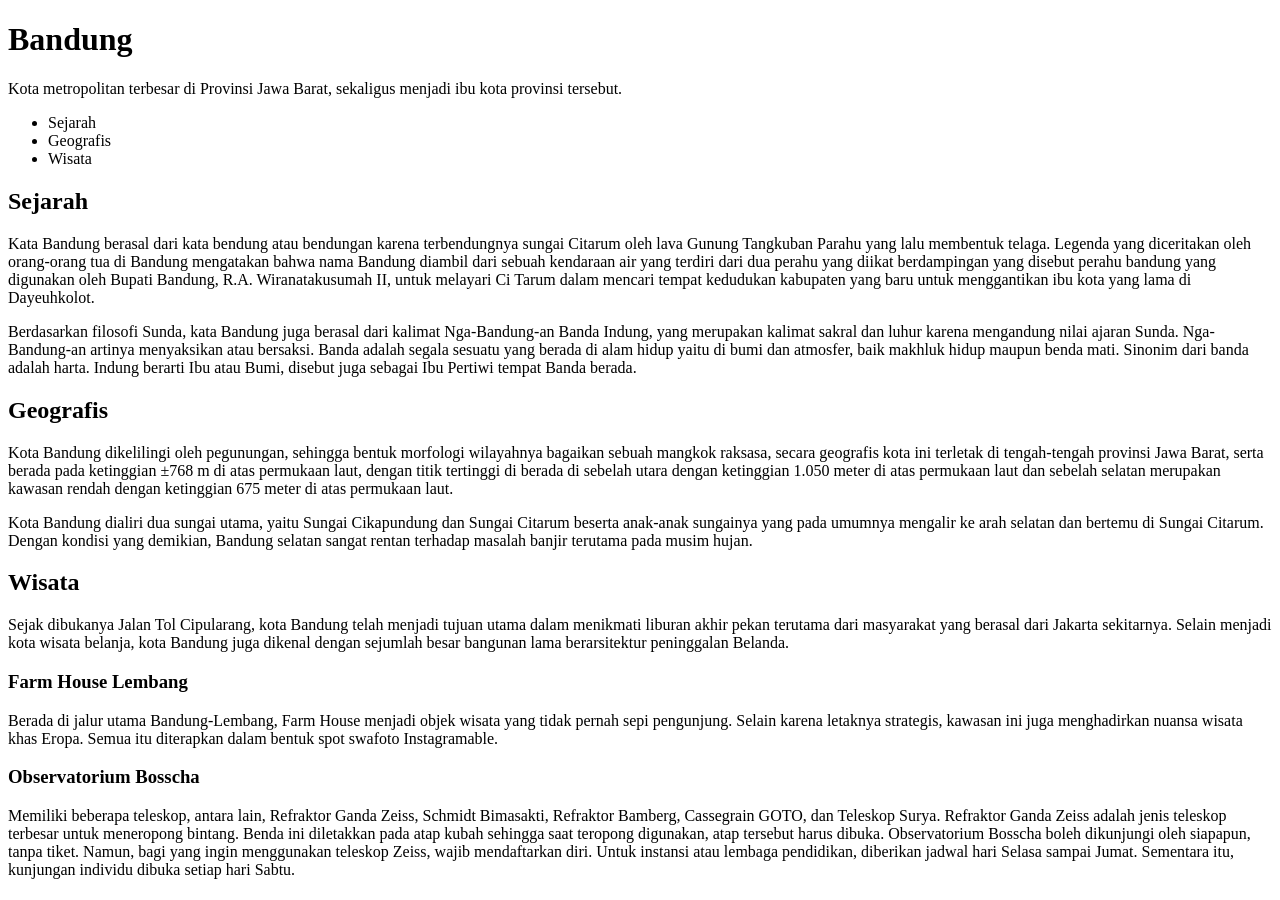
<file: latihan1-list/index.html>
<!DOCTYPE html>
<html>
  <head>
    <meta charset="utf-8" />
    <title>Halaman Profil Bandung</title>
  </head>

  <body>
    <h1>Bandung</h1>
    <p>
      Kota metropolitan terbesar di Provinsi Jawa Barat, sekaligus menjadi ibu kota provinsi
      tersebut.
    </p>

    <ul>
      <li>Sejarah</li>
      <li>Geografis</li>
      <li>Wisata</li>
    </ul>

    <h2>Sejarah</h2>
    <p>
      Kata Bandung berasal dari kata bendung atau bendungan karena terbendungnya sungai Citarum oleh
      lava Gunung Tangkuban Parahu yang lalu membentuk telaga. Legenda yang diceritakan oleh
      orang-orang tua di Bandung mengatakan bahwa nama Bandung diambil dari sebuah kendaraan air
      yang terdiri dari dua perahu yang diikat berdampingan yang disebut perahu bandung yang
      digunakan oleh Bupati Bandung, R.A. Wiranatakusumah II, untuk melayari Ci Tarum dalam mencari
      tempat kedudukan kabupaten yang baru untuk menggantikan ibu kota yang lama di Dayeuhkolot.
    </p>

    <p>
      Berdasarkan filosofi Sunda, kata Bandung juga berasal dari kalimat Nga-Bandung-an Banda
      Indung, yang merupakan kalimat sakral dan luhur karena mengandung nilai ajaran Sunda.
      Nga-Bandung-an artinya menyaksikan atau bersaksi. Banda adalah segala sesuatu yang berada di
      alam hidup yaitu di bumi dan atmosfer, baik makhluk hidup maupun benda mati. Sinonim dari
      banda adalah harta. Indung berarti Ibu atau Bumi, disebut juga sebagai Ibu Pertiwi tempat
      Banda berada.
    </p>

    <h2>Geografis</h2>
    <p>
      Kota Bandung dikelilingi oleh pegunungan, sehingga bentuk morfologi wilayahnya bagaikan sebuah
      mangkok raksasa, secara geografis kota ini terletak di tengah-tengah provinsi Jawa Barat,
      serta berada pada ketinggian ±768 m di atas permukaan laut, dengan titik tertinggi di berada
      di sebelah utara dengan ketinggian 1.050 meter di atas permukaan laut dan sebelah selatan
      merupakan kawasan rendah dengan ketinggian 675 meter di atas permukaan laut.
    </p>

    <p>
      Kota Bandung dialiri dua sungai utama, yaitu Sungai Cikapundung dan Sungai Citarum beserta
      anak-anak sungainya yang pada umumnya mengalir ke arah selatan dan bertemu di Sungai Citarum.
      Dengan kondisi yang demikian, Bandung selatan sangat rentan terhadap masalah banjir terutama
      pada musim hujan.
    </p>

    <h2>Wisata</h2>
    <p>
      Sejak dibukanya Jalan Tol Cipularang, kota Bandung telah menjadi tujuan utama dalam menikmati
      liburan akhir pekan terutama dari masyarakat yang berasal dari Jakarta sekitarnya. Selain
      menjadi kota wisata belanja, kota Bandung juga dikenal dengan sejumlah besar bangunan lama
      berarsitektur peninggalan Belanda.
    </p>

    <h3>Farm House Lembang</h3>
    <p>
      Berada di jalur utama Bandung-Lembang, Farm House menjadi objek wisata yang tidak pernah sepi
      pengunjung. Selain karena letaknya strategis, kawasan ini juga menghadirkan nuansa wisata khas
      Eropa. Semua itu diterapkan dalam bentuk spot swafoto Instagramable.
    </p>

    <h3>Observatorium Bosscha</h3>
    <p>
      Memiliki beberapa teleskop, antara lain, Refraktor Ganda Zeiss, Schmidt Bimasakti, Refraktor
      Bamberg, Cassegrain GOTO, dan Teleskop Surya. Refraktor Ganda Zeiss adalah jenis teleskop
      terbesar untuk meneropong bintang. Benda ini diletakkan pada atap kubah sehingga saat teropong
      digunakan, atap tersebut harus dibuka. Observatorium Bosscha boleh dikunjungi oleh siapapun,
      tanpa tiket. Namun, bagi yang ingin menggunakan teleskop Zeiss, wajib mendaftarkan diri. Untuk
      instansi atau lembaga pendidikan, diberikan jadwal hari Selasa sampai Jumat. Sementara itu,
      kunjungan individu dibuka setiap hari Sabtu.
    </p>
  </body>
</html>
</file>
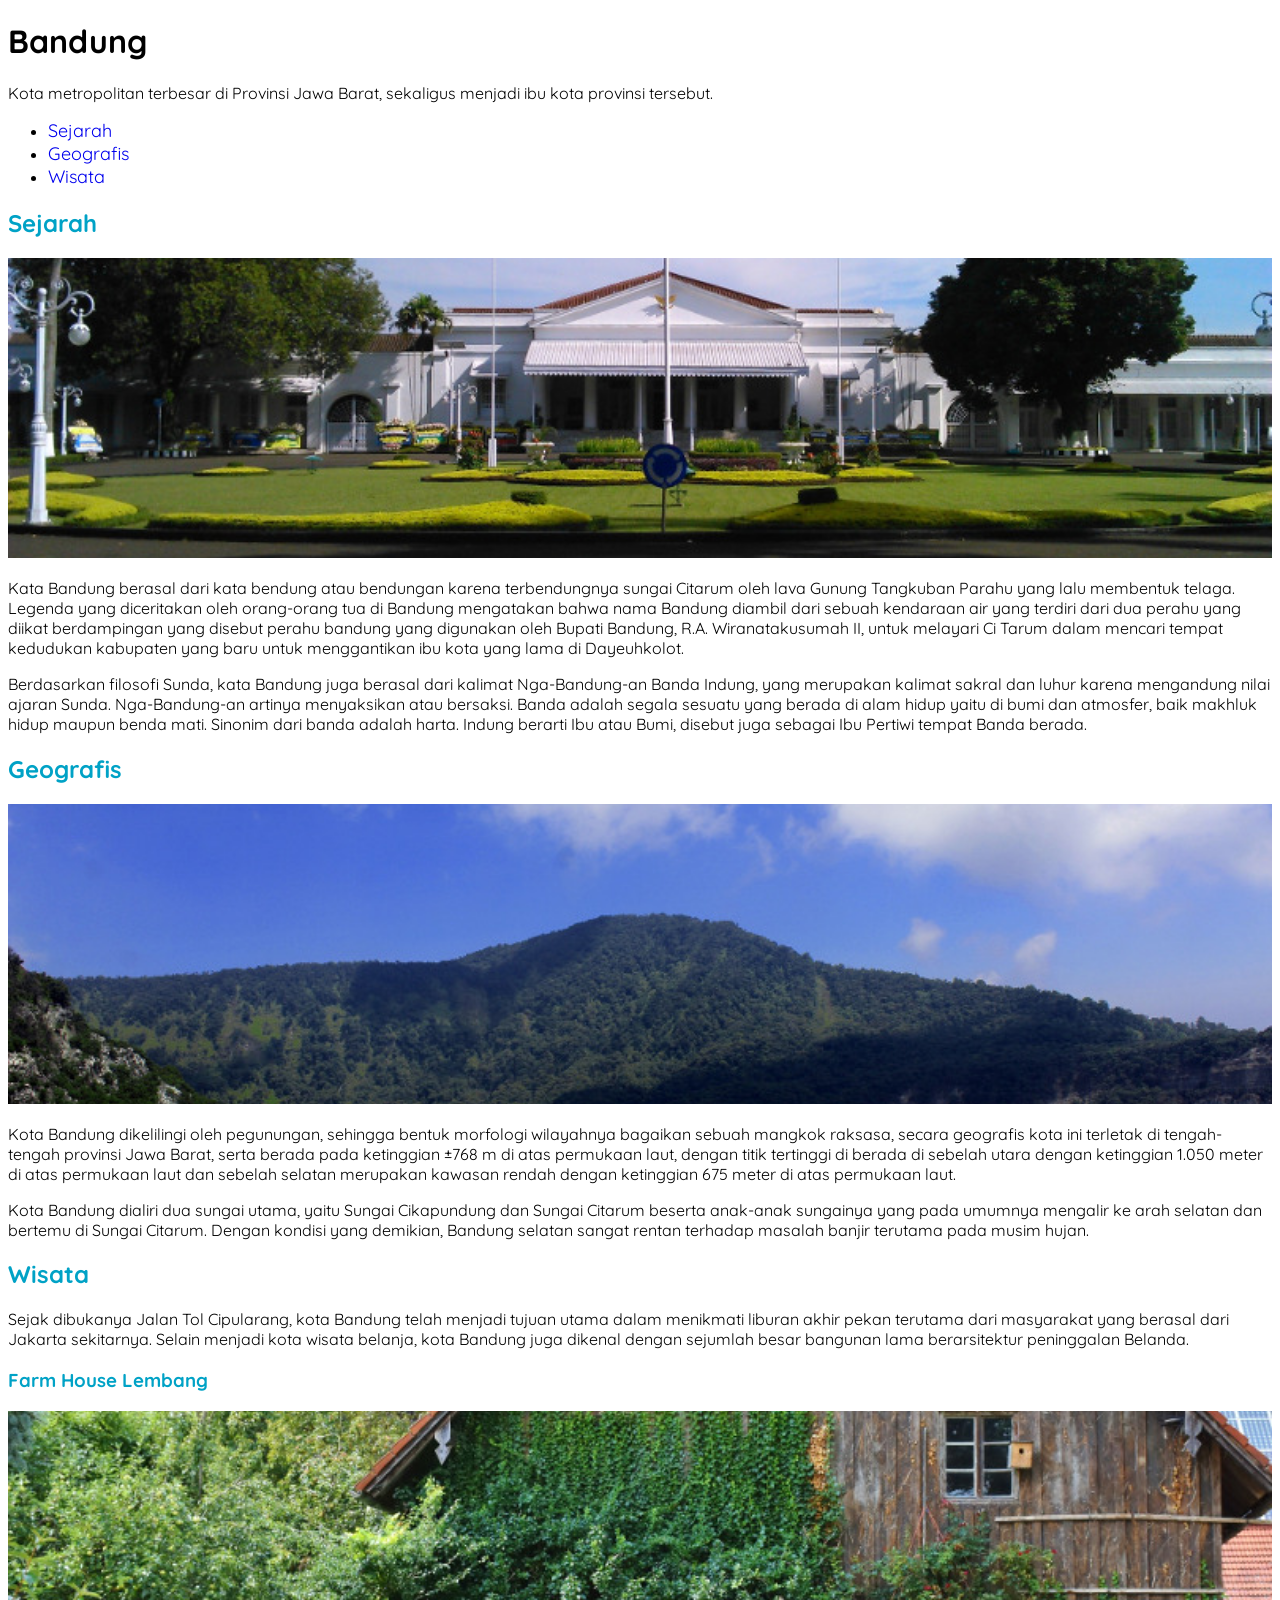
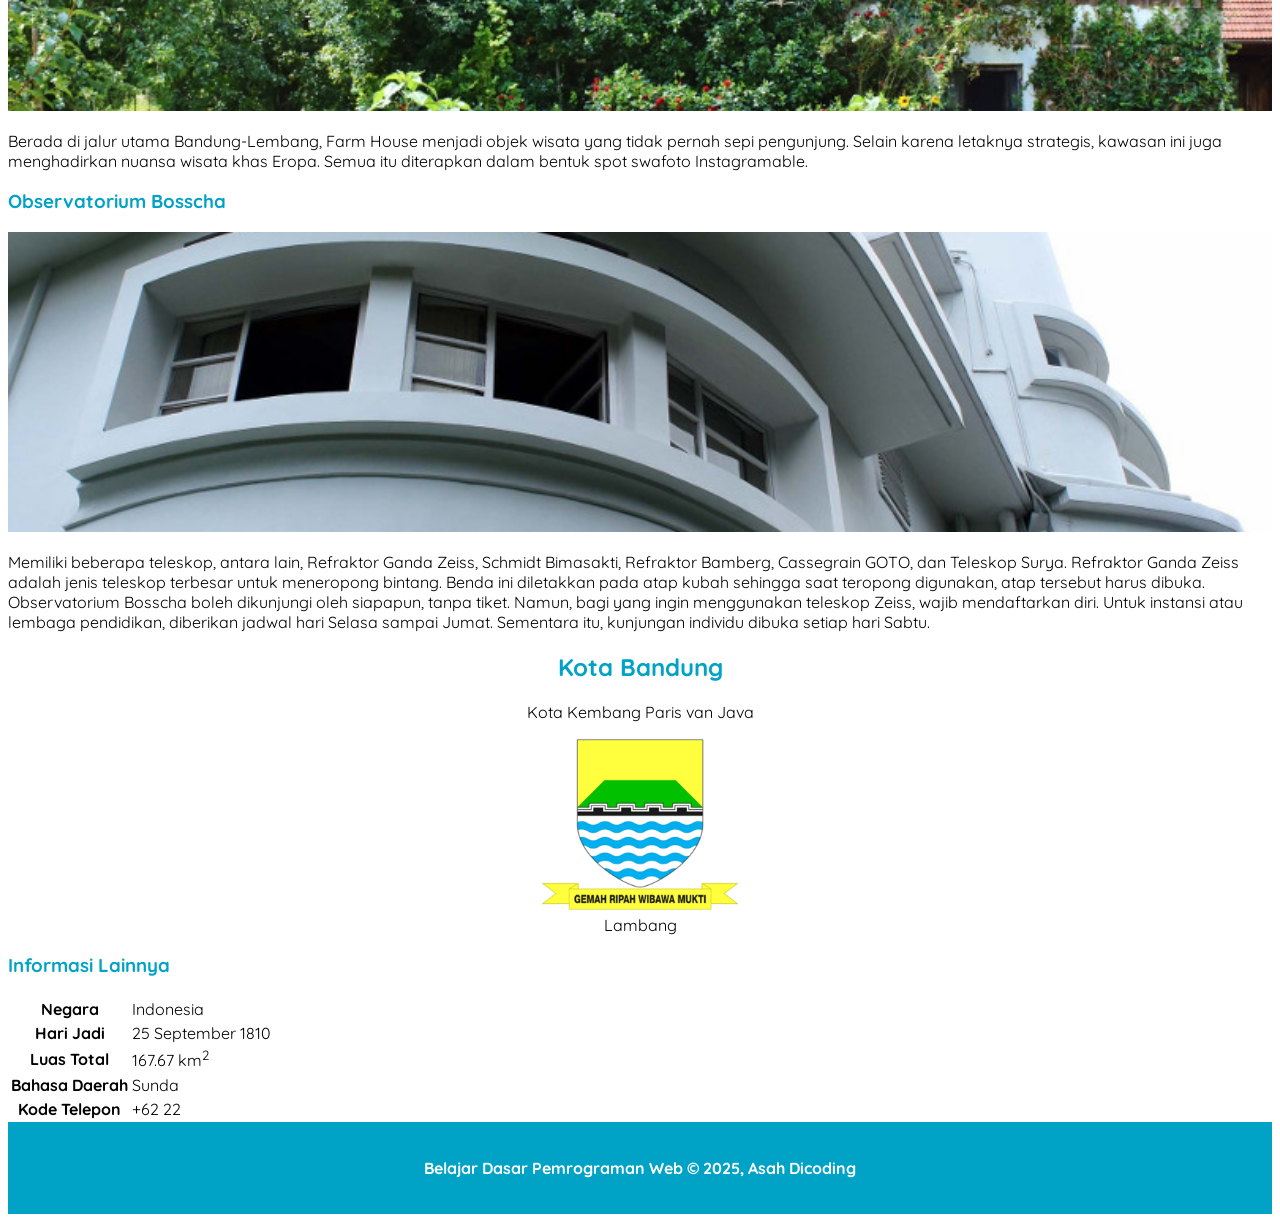
<file: latihan10-styling gambar/index.html>
<!DOCTYPE html>
<html>

<head>
  <meta charset="utf-8" />
  <title>Halaman Profil Bandung</title>
  <link rel="stylesheet" href="assets/styles/style.css">

  <!-- Google Fonts -->
  <link rel="preconnect" href="https://fonts.googleapis.com">
  <link rel="preconnect" href="https://fonts.gstatic.com" crossorigin>
  <link href="https://fonts.googleapis.com/css2?family=Quicksand:wght@300..700&display=swap" rel="stylesheet">
</head>

<body>
  <header>
    <h1>Bandung</h1>
    <p>
      Kota metropolitan terbesar di Provinsi Jawa Barat, sekaligus menjadi ibu kota provinsi
      tersebut.
    </p>

    <nav>
      <ul>
        <li>
          <a href="#sejarah">Sejarah</a>
        </li>
        <li>
          <a href="#geografis">Geografis</a>
        </li>
        <li>
          <a href="#wisata">Wisata</a>
        </li>
      </ul>
    </nav>
  </header>

  <main>
    <div id="content">
      <article id="sejarah">
        <h2 id="sejarah">Sejarah</h2>
        <img src="assets/image/history.jpg" alt="Sejarah" class="featured-image">
        <p>
          Kata Bandung berasal dari kata bendung atau bendungan karena terbendungnya sungai Citarum oleh
          lava Gunung Tangkuban Parahu yang lalu membentuk telaga. Legenda yang diceritakan oleh
          orang-orang tua di Bandung mengatakan bahwa nama Bandung diambil dari sebuah kendaraan air
          yang terdiri dari dua perahu yang diikat berdampingan yang disebut perahu bandung yang
          digunakan oleh Bupati Bandung, R.A. Wiranatakusumah II, untuk melayari Ci Tarum dalam mencari
          tempat kedudukan kabupaten yang baru untuk menggantikan ibu kota yang lama di Dayeuhkolot.
        </p>

        <p>
          Berdasarkan filosofi Sunda, kata Bandung juga berasal dari kalimat Nga-Bandung-an Banda
          Indung, yang merupakan kalimat sakral dan luhur karena mengandung nilai ajaran Sunda.
          Nga-Bandung-an artinya menyaksikan atau bersaksi. Banda adalah segala sesuatu yang berada di
          alam hidup yaitu di bumi dan atmosfer, baik makhluk hidup maupun benda mati. Sinonim dari
          banda adalah harta. Indung berarti Ibu atau Bumi, disebut juga sebagai Ibu Pertiwi tempat
          Banda berada.
        </p>
      </article>

      <article id="geografis">
        <h2 id="geografis">Geografis</h2>
        <img src="assets/image/geografis.jpg" alt="Geografis" class="featured-image">
        <p>
          Kota Bandung dikelilingi oleh pegunungan, sehingga bentuk morfologi wilayahnya bagaikan sebuah
          mangkok raksasa, secara geografis kota ini terletak di tengah-tengah provinsi Jawa Barat,
          serta berada pada ketinggian ±768 m di atas permukaan laut, dengan titik tertinggi di berada
          di sebelah utara dengan ketinggian 1.050 meter di atas permukaan laut dan sebelah selatan
          merupakan kawasan rendah dengan ketinggian 675 meter di atas permukaan laut.
        </p>

        <p>
          Kota Bandung dialiri dua sungai utama, yaitu Sungai Cikapundung dan Sungai Citarum beserta
          anak-anak sungainya yang pada umumnya mengalir ke arah selatan dan bertemu di Sungai Citarum.
          Dengan kondisi yang demikian, Bandung selatan sangat rentan terhadap masalah banjir terutama
          pada musim hujan.
        </p>
      </article>

      <article id="wisata">
        <h2 id="wisata">Wisata</h2>
        <p>
          Sejak dibukanya Jalan Tol Cipularang, kota Bandung telah menjadi tujuan utama dalam menikmati
          liburan akhir pekan terutama dari masyarakat yang berasal dari Jakarta sekitarnya. Selain
          menjadi kota wisata belanja, kota Bandung juga dikenal dengan sejumlah besar bangunan lama
          berarsitektur peninggalan Belanda.
        </p>

        <section>
          <h3>Farm House Lembang</h3>
          <img src="assets/image/farm-house.jpg" alt="Farm house" class="featured-image">
          <p>
            Berada di jalur utama Bandung-Lembang, Farm House menjadi objek wisata yang tidak pernah sepi
            pengunjung. Selain karena letaknya strategis, kawasan ini juga menghadirkan nuansa wisata khas
            Eropa. Semua itu diterapkan dalam bentuk spot swafoto Instagramable.
          </p>
        </section>

        <section>
          <h3>Observatorium Bosscha</h3>
          <img src="assets/image/bosscha.jpg" alt="Bosscha" class="featured-image">
          <p>
            Memiliki beberapa teleskop, antara lain, Refraktor Ganda Zeiss, Schmidt Bimasakti, Refraktor
            Bamberg, Cassegrain GOTO, dan Teleskop Surya. Refraktor Ganda Zeiss adalah jenis teleskop
            terbesar untuk meneropong bintang. Benda ini diletakkan pada atap kubah sehingga saat teropong
            digunakan, atap tersebut harus dibuka. Observatorium Bosscha boleh dikunjungi oleh siapapun,
            tanpa tiket. Namun, bagi yang ingin menggunakan teleskop Zeiss, wajib mendaftarkan diri. Untuk
            instansi atau lembaga pendidikan, diberikan jadwal hari Selasa sampai Jumat. Sementara itu,
            kunjungan individu dibuka setiap hari Sabtu.
          </p>
        </section>
      </article>
    </div>

    <aside>
      <article class="profile">
        <header>
          <h2>Kota Bandung</h2>
          <p>Kota Kembang Paris van Java</p>
          <figure>
            <img src="assets/image/bandung-badge.png" alt="Logo Kota Bandung" class="profile img">
            <figcaption>Lambang</figcaption>
          </figure>
        </header>

        <section>
          <!-- Konten-konten baru -->
          <h3>Informasi Lainnya</h3>

          <table>
            <tr>
              <th>Negara</th>
              <td>Indonesia</td>
            </tr>
            <tr>
              <th>Hari Jadi</th>
              <td>25 September 1810</td>
            </tr>
            <tr>
              <th>Luas Total</th>
              <td>167.67 km<sup>2</sup></td>
            </tr>
            <tr>
              <th>Bahasa Daerah</th>
              <td>Sunda</td>
            </tr>
            <tr>
              <th>Kode Telepon</th>
              <td>+62 22</td>
            </tr>
          </table>
        </section>
      </article>
    </aside>
  </main>

  <footer>
    <p>Belajar Dasar Pemrograman Web &#169; 2025, Asah Dicoding</p>
  </footer>
</body>

</html>
</file>
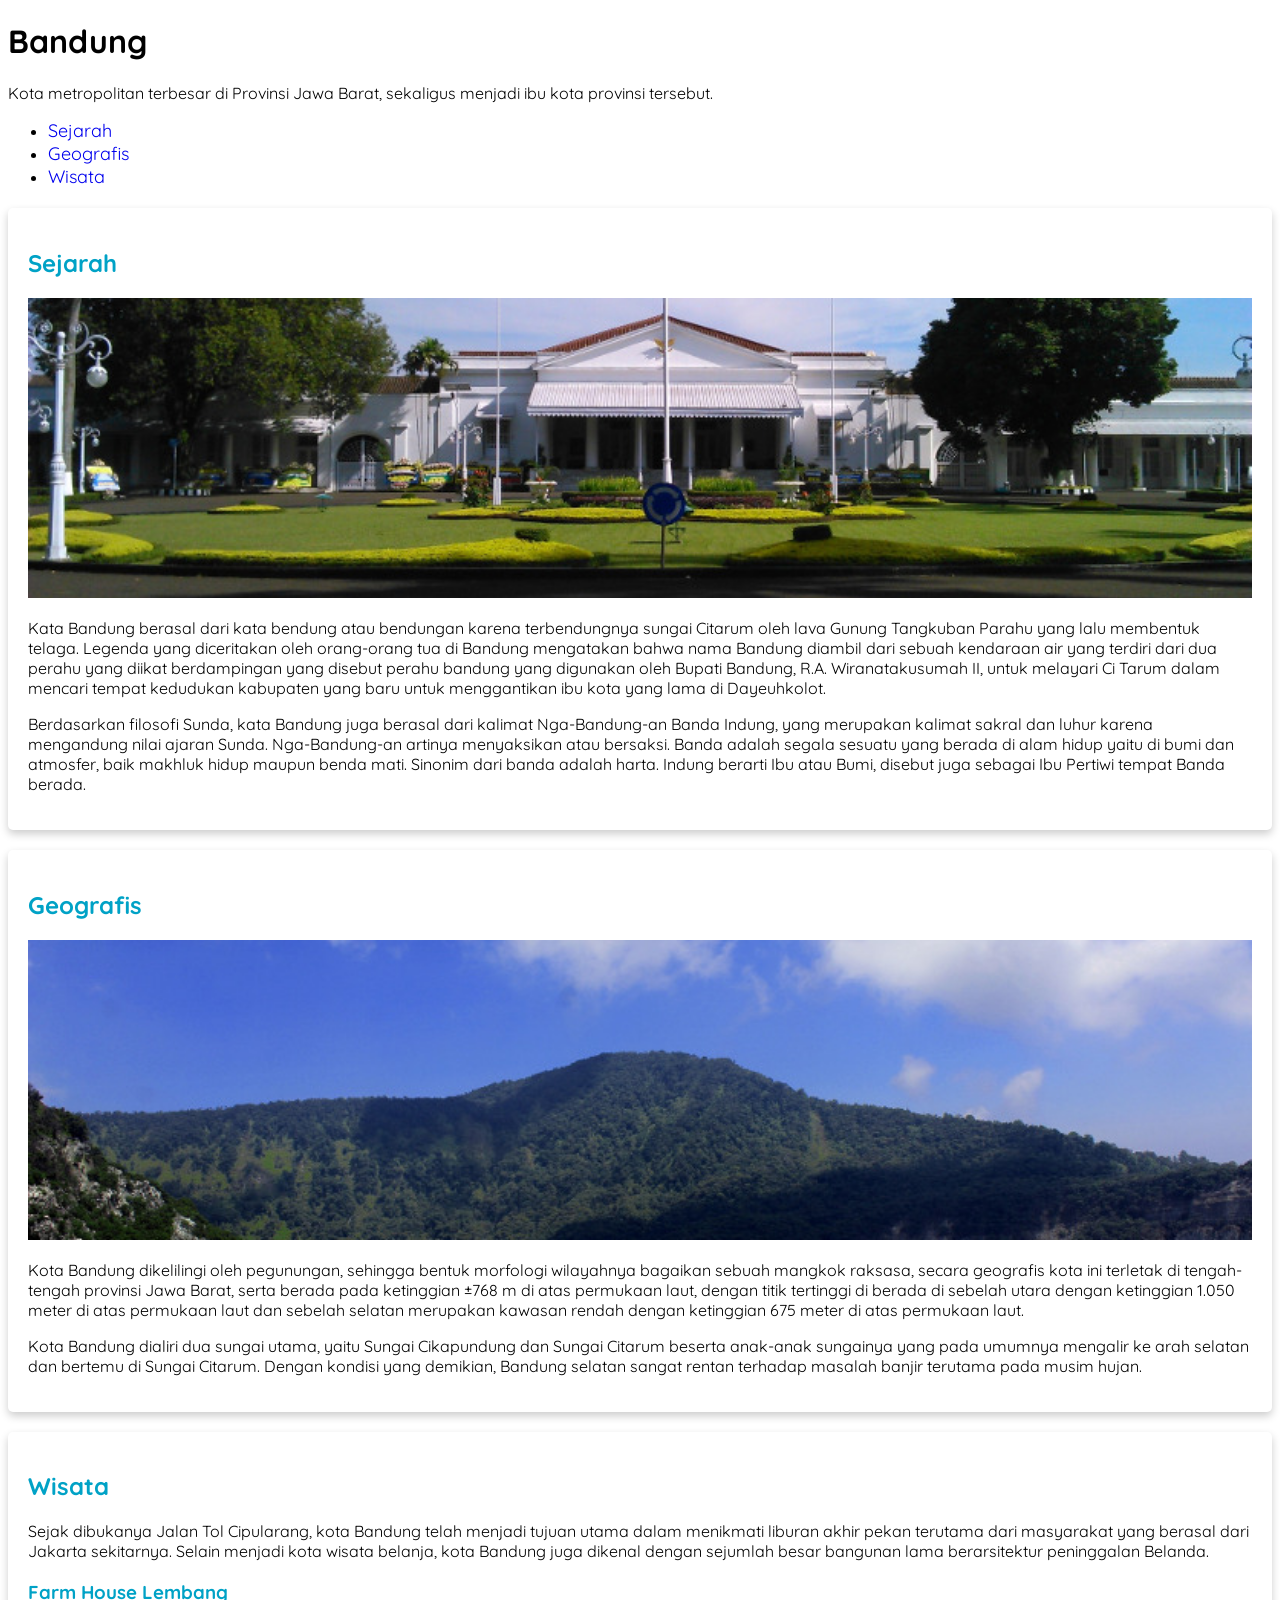
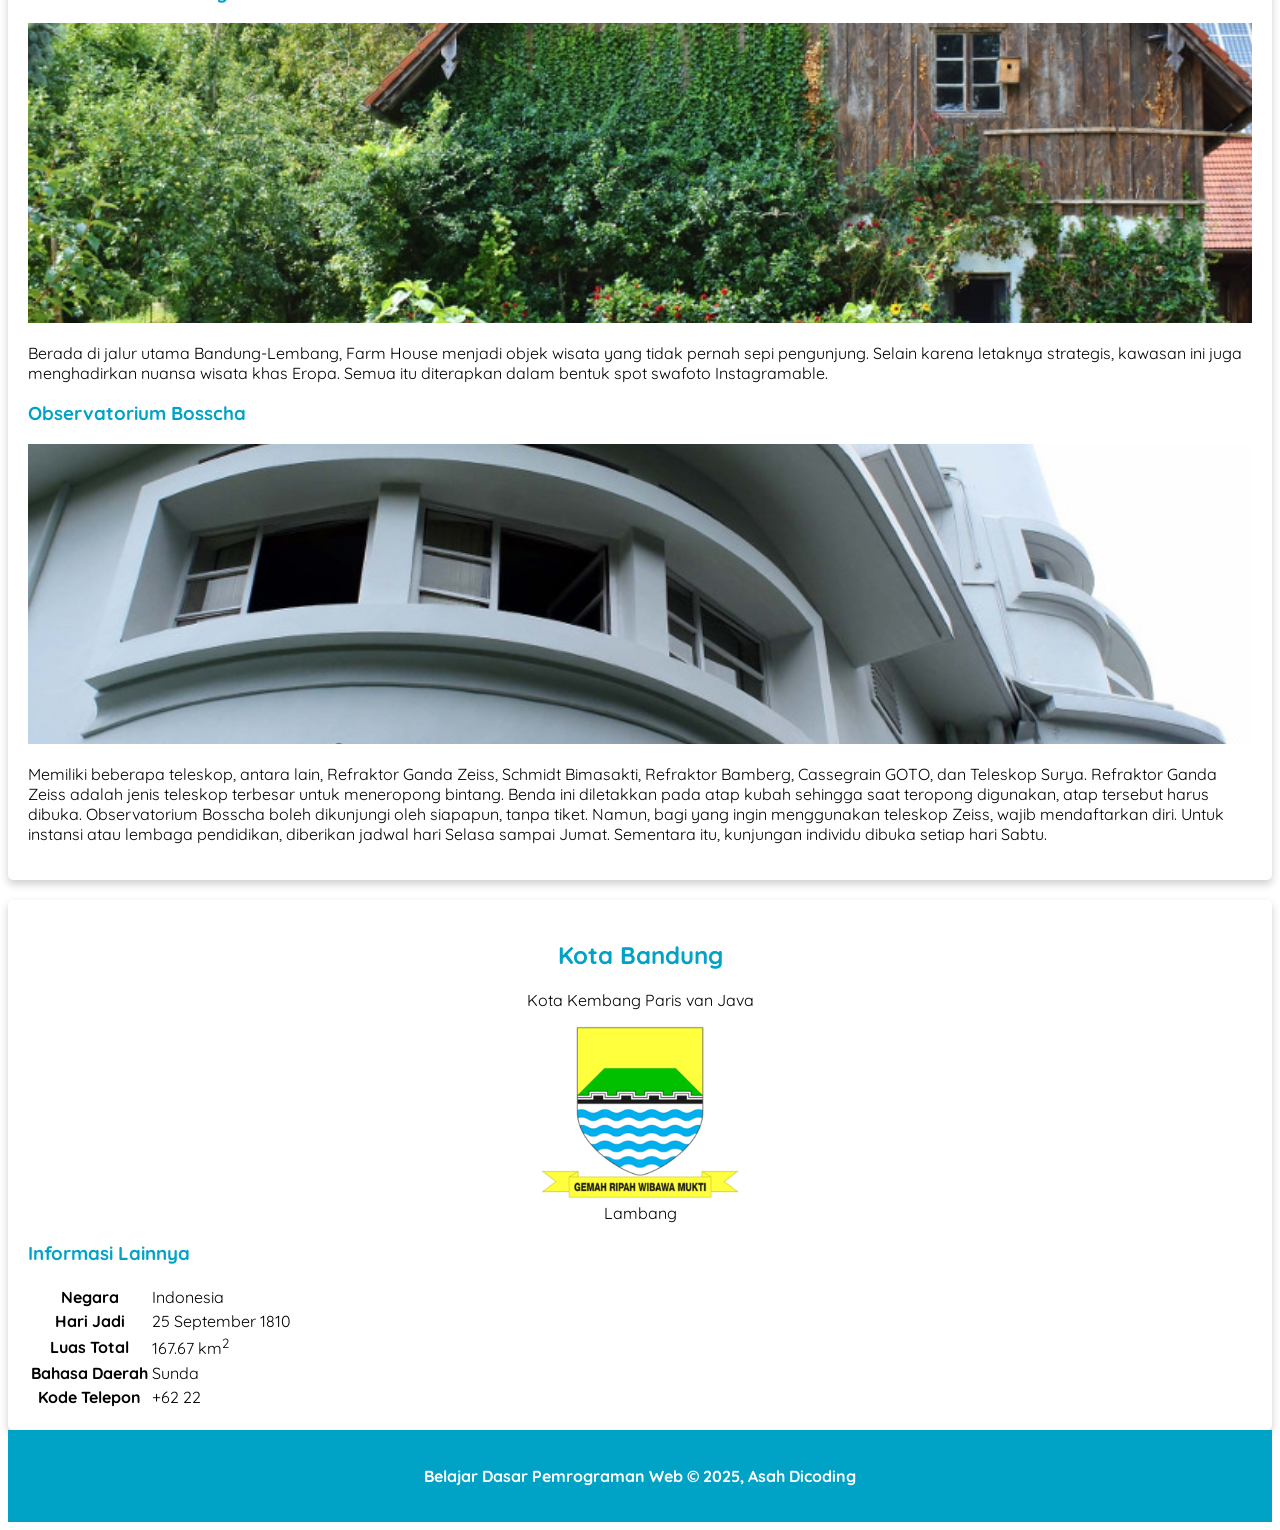
<file: latihan11-card/index.html>
<!DOCTYPE html>
<html>

<head>
  <meta charset="utf-8" />
  <title>Halaman Profil Bandung</title>
  <link rel="stylesheet" href="assets/styles/style.css">

  <!-- Google Fonts -->
  <link rel="preconnect" href="https://fonts.googleapis.com">
  <link rel="preconnect" href="https://fonts.gstatic.com" crossorigin>
  <link href="https://fonts.googleapis.com/css2?family=Quicksand:wght@300..700&display=swap" rel="stylesheet">
</head>

<body>
  <header>
    <h1>Bandung</h1>
    <p>
      Kota metropolitan terbesar di Provinsi Jawa Barat, sekaligus menjadi ibu kota provinsi
      tersebut.
    </p>

    <nav>
      <ul>
        <li>
          <a href="#sejarah">Sejarah</a>
        </li>
        <li>
          <a href="#geografis">Geografis</a>
        </li>
        <li>
          <a href="#wisata">Wisata</a>
        </li>
      </ul>
    </nav>
  </header>

  <main>
    <div id="content">
      <article id="sejarah" class="card">
        <h2 id="sejarah">Sejarah</h2>
        <img src="assets/image/history.jpg" alt="Sejarah" class="featured-image">
        <p>
          Kata Bandung berasal dari kata bendung atau bendungan karena terbendungnya sungai Citarum oleh
          lava Gunung Tangkuban Parahu yang lalu membentuk telaga. Legenda yang diceritakan oleh
          orang-orang tua di Bandung mengatakan bahwa nama Bandung diambil dari sebuah kendaraan air
          yang terdiri dari dua perahu yang diikat berdampingan yang disebut perahu bandung yang
          digunakan oleh Bupati Bandung, R.A. Wiranatakusumah II, untuk melayari Ci Tarum dalam mencari
          tempat kedudukan kabupaten yang baru untuk menggantikan ibu kota yang lama di Dayeuhkolot.
        </p>

        <p>
          Berdasarkan filosofi Sunda, kata Bandung juga berasal dari kalimat Nga-Bandung-an Banda
          Indung, yang merupakan kalimat sakral dan luhur karena mengandung nilai ajaran Sunda.
          Nga-Bandung-an artinya menyaksikan atau bersaksi. Banda adalah segala sesuatu yang berada di
          alam hidup yaitu di bumi dan atmosfer, baik makhluk hidup maupun benda mati. Sinonim dari
          banda adalah harta. Indung berarti Ibu atau Bumi, disebut juga sebagai Ibu Pertiwi tempat
          Banda berada.
        </p>
      </article>

      <article id="geografis" class="card">
        <h2 id="geografis">Geografis</h2>
        <img src="assets/image/geografis.jpg" alt="Geografis" class="featured-image">
        <p>
          Kota Bandung dikelilingi oleh pegunungan, sehingga bentuk morfologi wilayahnya bagaikan sebuah
          mangkok raksasa, secara geografis kota ini terletak di tengah-tengah provinsi Jawa Barat,
          serta berada pada ketinggian ±768 m di atas permukaan laut, dengan titik tertinggi di berada
          di sebelah utara dengan ketinggian 1.050 meter di atas permukaan laut dan sebelah selatan
          merupakan kawasan rendah dengan ketinggian 675 meter di atas permukaan laut.
        </p>

        <p>
          Kota Bandung dialiri dua sungai utama, yaitu Sungai Cikapundung dan Sungai Citarum beserta
          anak-anak sungainya yang pada umumnya mengalir ke arah selatan dan bertemu di Sungai Citarum.
          Dengan kondisi yang demikian, Bandung selatan sangat rentan terhadap masalah banjir terutama
          pada musim hujan.
        </p>
      </article>

      <article id="wisata" class="card">
        <h2 id="wisata">Wisata</h2>
        <p>
          Sejak dibukanya Jalan Tol Cipularang, kota Bandung telah menjadi tujuan utama dalam menikmati
          liburan akhir pekan terutama dari masyarakat yang berasal dari Jakarta sekitarnya. Selain
          menjadi kota wisata belanja, kota Bandung juga dikenal dengan sejumlah besar bangunan lama
          berarsitektur peninggalan Belanda.
        </p>

        <section>
          <h3>Farm House Lembang</h3>
          <img src="assets/image/farm-house.jpg" alt="Farm house" class="featured-image">
          <p>
            Berada di jalur utama Bandung-Lembang, Farm House menjadi objek wisata yang tidak pernah sepi
            pengunjung. Selain karena letaknya strategis, kawasan ini juga menghadirkan nuansa wisata khas
            Eropa. Semua itu diterapkan dalam bentuk spot swafoto Instagramable.
          </p>
        </section>

        <section>
          <h3>Observatorium Bosscha</h3>
          <img src="assets/image/bosscha.jpg" alt="Bosscha" class="featured-image">
          <p>
            Memiliki beberapa teleskop, antara lain, Refraktor Ganda Zeiss, Schmidt Bimasakti, Refraktor
            Bamberg, Cassegrain GOTO, dan Teleskop Surya. Refraktor Ganda Zeiss adalah jenis teleskop
            terbesar untuk meneropong bintang. Benda ini diletakkan pada atap kubah sehingga saat teropong
            digunakan, atap tersebut harus dibuka. Observatorium Bosscha boleh dikunjungi oleh siapapun,
            tanpa tiket. Namun, bagi yang ingin menggunakan teleskop Zeiss, wajib mendaftarkan diri. Untuk
            instansi atau lembaga pendidikan, diberikan jadwal hari Selasa sampai Jumat. Sementara itu,
            kunjungan individu dibuka setiap hari Sabtu.
          </p>
        </section>
      </article>
    </div>

    <aside>
      <article class="profile card">
        <header>
          <h2>Kota Bandung</h2>
          <p>Kota Kembang Paris van Java</p>
          <figure>
            <img src="assets/image/bandung-badge.png" alt="Logo Kota Bandung" class="profile img">
            <figcaption>Lambang</figcaption>
          </figure>
        </header>

        <section>
          <!-- Konten-konten baru -->
          <h3>Informasi Lainnya</h3>

          <table>
            <tr>
              <th>Negara</th>
              <td>Indonesia</td>
            </tr>
            <tr>
              <th>Hari Jadi</th>
              <td>25 September 1810</td>
            </tr>
            <tr>
              <th>Luas Total</th>
              <td>167.67 km<sup>2</sup></td>
            </tr>
            <tr>
              <th>Bahasa Daerah</th>
              <td>Sunda</td>
            </tr>
            <tr>
              <th>Kode Telepon</th>
              <td>+62 22</td>
            </tr>
          </table>
        </section>
      </article>
    </aside>
  </main>

  <footer>
    <p>Belajar Dasar Pemrograman Web &#169; 2025, Asah Dicoding</p>
  </footer>
</body>

</html>
</file>
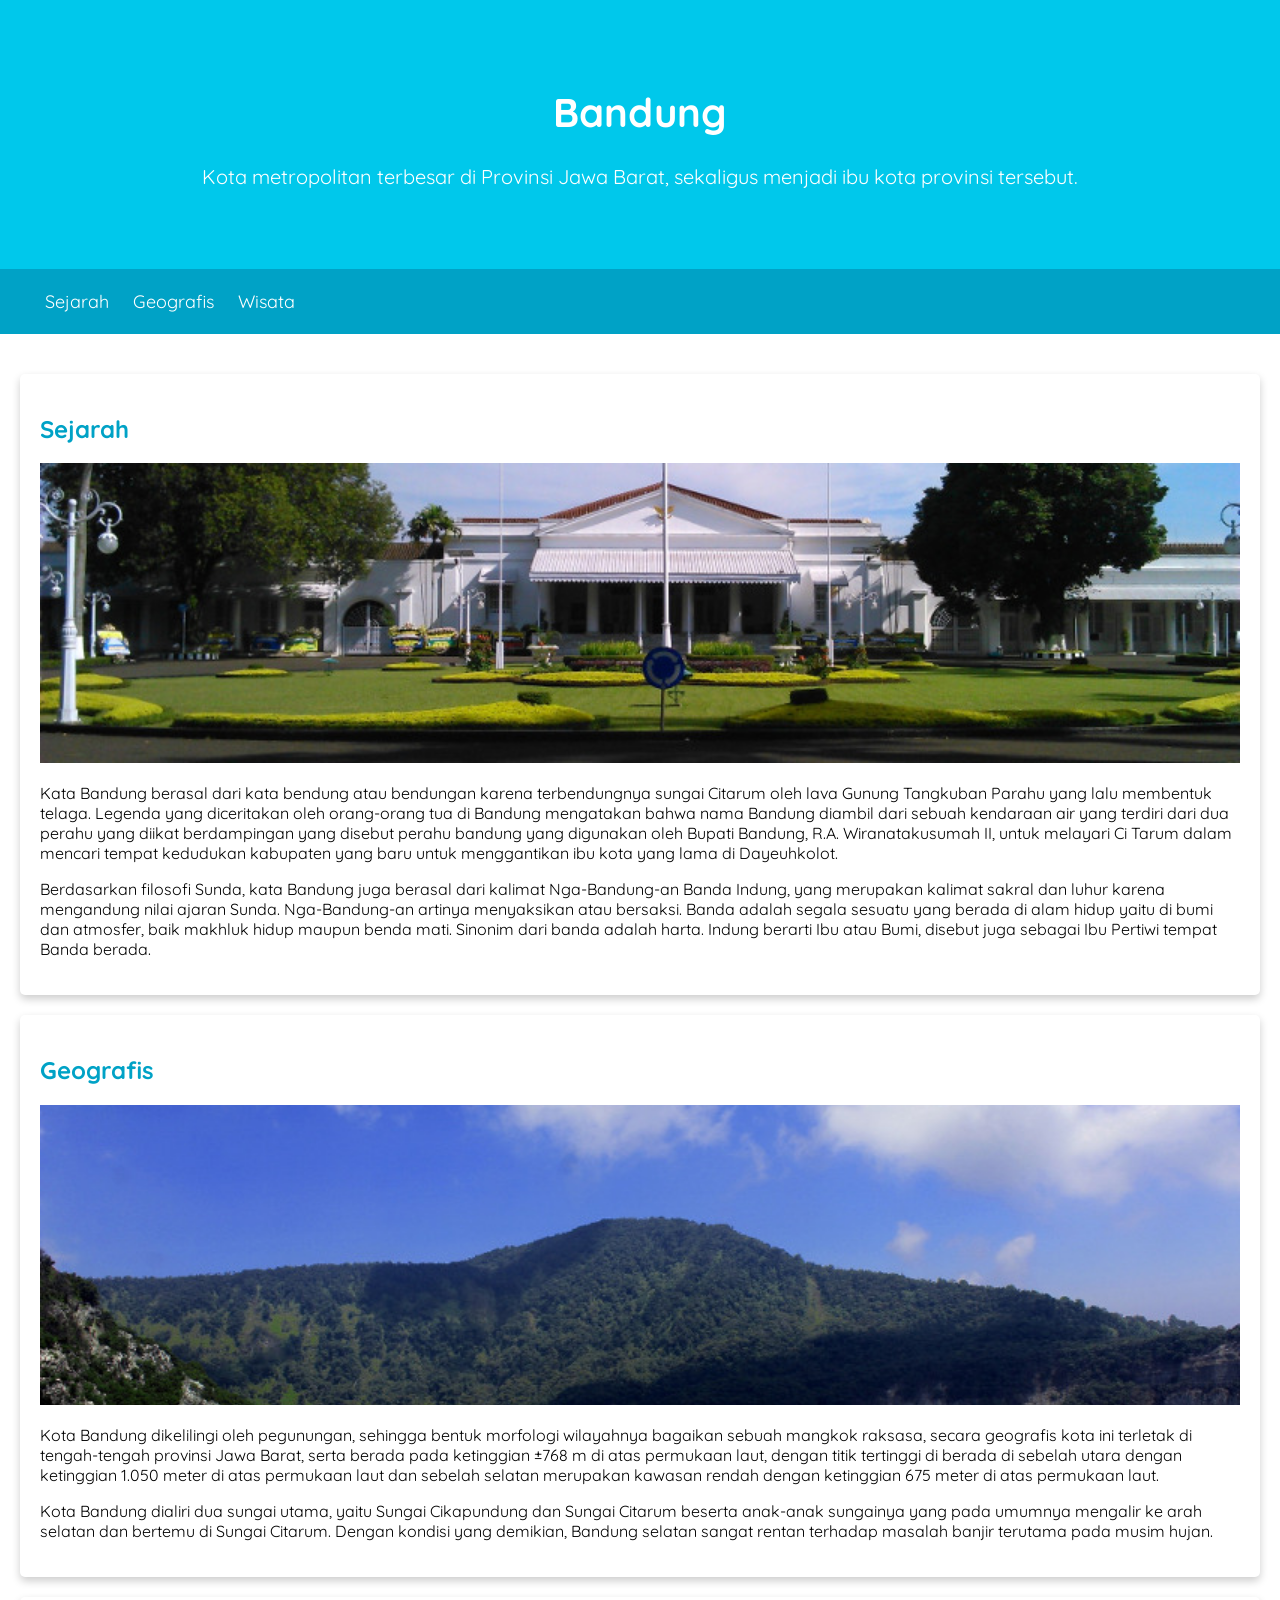
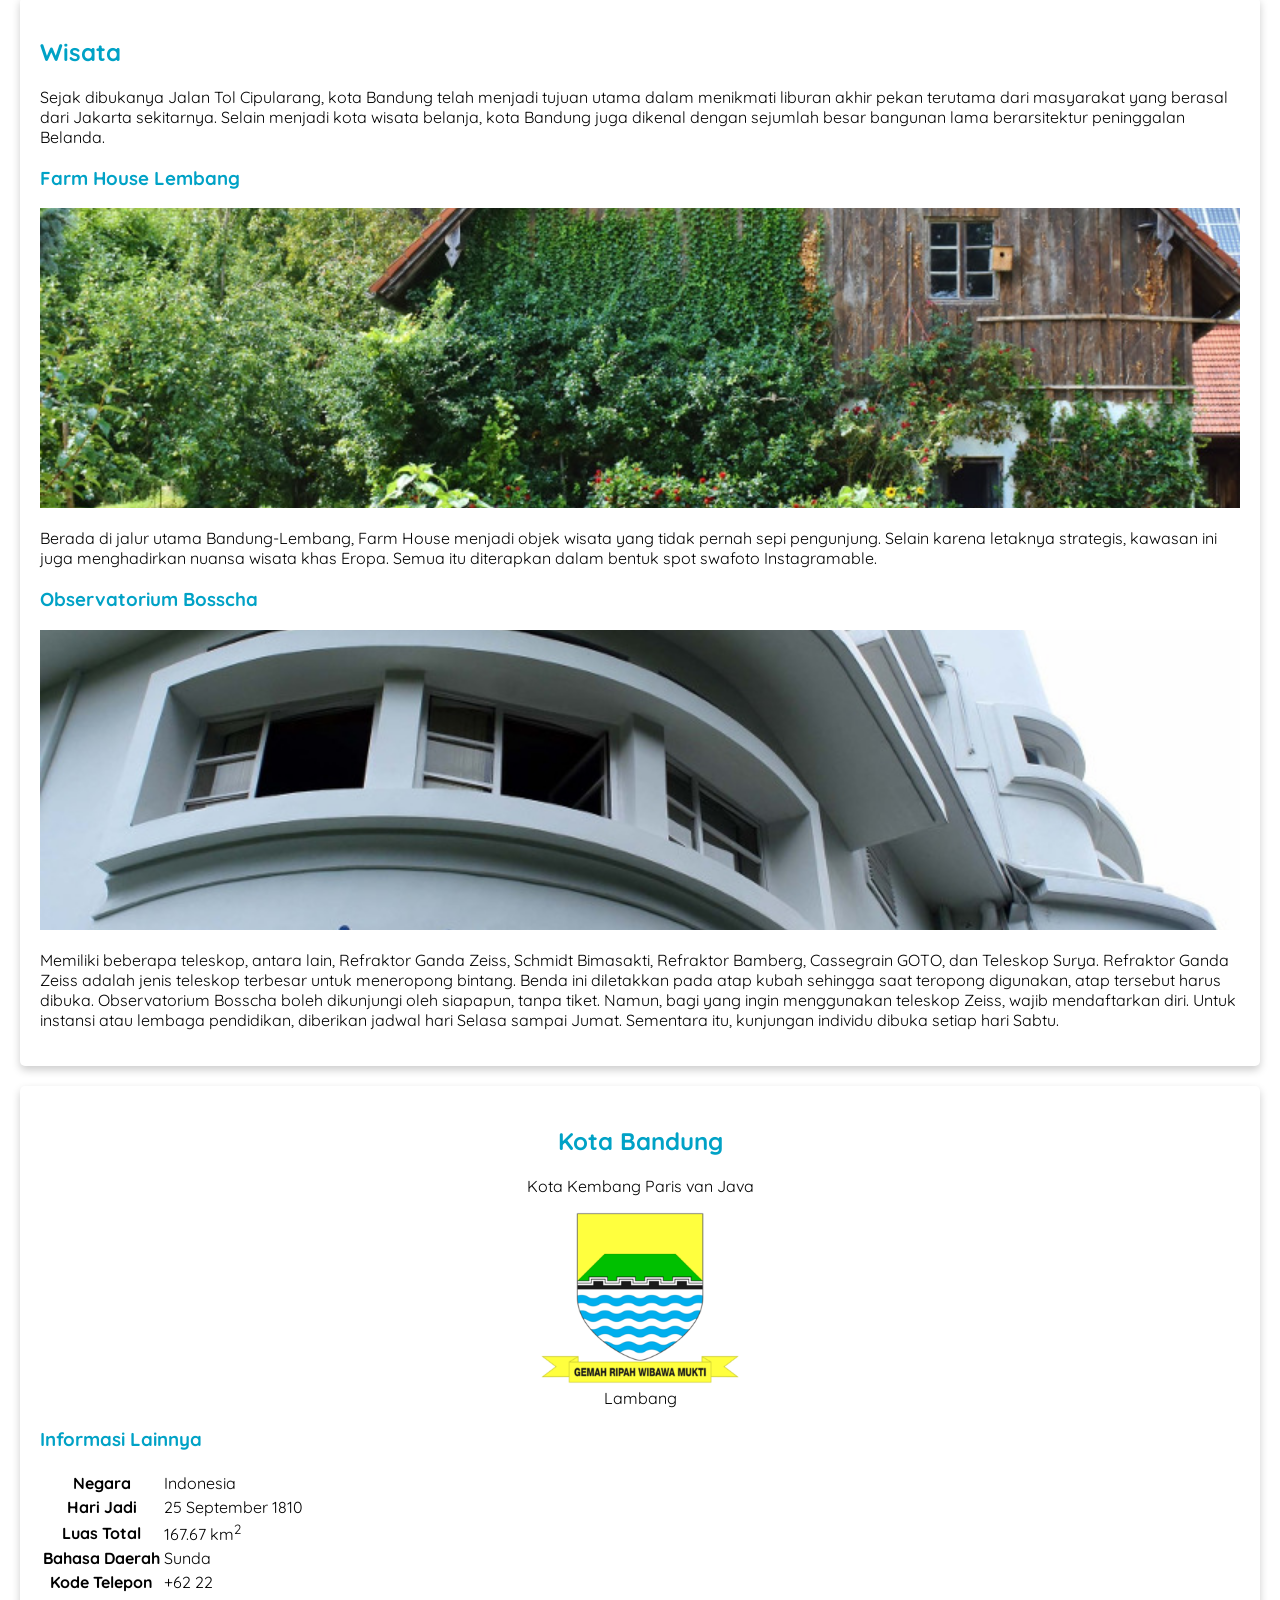
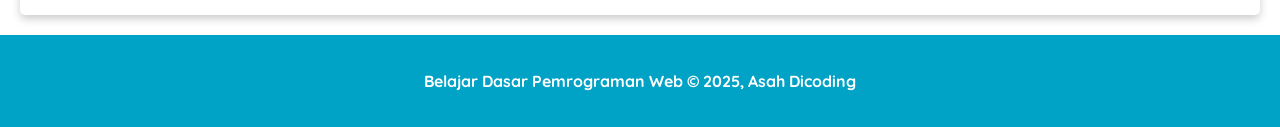
<file: latihan12-jumbotron & navigasi/index.html>
<!DOCTYPE html>
<html>

<head>
  <meta charset="utf-8" />
  <title>Halaman Profil Bandung</title>
  <link rel="stylesheet" href="assets/styles/style.css">

  <!-- Google Fonts -->
  <link rel="preconnect" href="https://fonts.googleapis.com">
  <link rel="preconnect" href="https://fonts.gstatic.com" crossorigin>
  <link href="https://fonts.googleapis.com/css2?family=Quicksand:wght@300..700&display=swap" rel="stylesheet">
</head>

<body>
  <header>
    <div class="jumbotron">
      <h1>Bandung</h1>
      <p>
        Kota metropolitan terbesar di Provinsi Jawa Barat, sekaligus menjadi ibu kota provinsi
        tersebut.
      </p>
    </div>

    <nav>
      <ul>
        <li>
          <a href="#sejarah">Sejarah</a>
        </li>
        <li>
          <a href="#geografis">Geografis</a>
        </li>
        <li>
          <a href="#wisata">Wisata</a>
        </li>
      </ul>
    </nav>
  </header>

  <main>
    <div id="content">
      <article id="sejarah" class="card">
        <h2 id="sejarah">Sejarah</h2>
        <img src="assets/image/history.jpg" alt="Sejarah" class="featured-image">
        <p>
          Kata Bandung berasal dari kata bendung atau bendungan karena terbendungnya sungai Citarum oleh
          lava Gunung Tangkuban Parahu yang lalu membentuk telaga. Legenda yang diceritakan oleh
          orang-orang tua di Bandung mengatakan bahwa nama Bandung diambil dari sebuah kendaraan air
          yang terdiri dari dua perahu yang diikat berdampingan yang disebut perahu bandung yang
          digunakan oleh Bupati Bandung, R.A. Wiranatakusumah II, untuk melayari Ci Tarum dalam mencari
          tempat kedudukan kabupaten yang baru untuk menggantikan ibu kota yang lama di Dayeuhkolot.
        </p>

        <p>
          Berdasarkan filosofi Sunda, kata Bandung juga berasal dari kalimat Nga-Bandung-an Banda
          Indung, yang merupakan kalimat sakral dan luhur karena mengandung nilai ajaran Sunda.
          Nga-Bandung-an artinya menyaksikan atau bersaksi. Banda adalah segala sesuatu yang berada di
          alam hidup yaitu di bumi dan atmosfer, baik makhluk hidup maupun benda mati. Sinonim dari
          banda adalah harta. Indung berarti Ibu atau Bumi, disebut juga sebagai Ibu Pertiwi tempat
          Banda berada.
        </p>
      </article>

      <article id="geografis" class="card">
        <h2 id="geografis">Geografis</h2>
        <img src="assets/image/geografis.jpg" alt="Geografis" class="featured-image">
        <p>
          Kota Bandung dikelilingi oleh pegunungan, sehingga bentuk morfologi wilayahnya bagaikan sebuah
          mangkok raksasa, secara geografis kota ini terletak di tengah-tengah provinsi Jawa Barat,
          serta berada pada ketinggian ±768 m di atas permukaan laut, dengan titik tertinggi di berada
          di sebelah utara dengan ketinggian 1.050 meter di atas permukaan laut dan sebelah selatan
          merupakan kawasan rendah dengan ketinggian 675 meter di atas permukaan laut.
        </p>

        <p>
          Kota Bandung dialiri dua sungai utama, yaitu Sungai Cikapundung dan Sungai Citarum beserta
          anak-anak sungainya yang pada umumnya mengalir ke arah selatan dan bertemu di Sungai Citarum.
          Dengan kondisi yang demikian, Bandung selatan sangat rentan terhadap masalah banjir terutama
          pada musim hujan.
        </p>
      </article>

      <article id="wisata" class="card">
        <h2 id="wisata">Wisata</h2>
        <p>
          Sejak dibukanya Jalan Tol Cipularang, kota Bandung telah menjadi tujuan utama dalam menikmati
          liburan akhir pekan terutama dari masyarakat yang berasal dari Jakarta sekitarnya. Selain
          menjadi kota wisata belanja, kota Bandung juga dikenal dengan sejumlah besar bangunan lama
          berarsitektur peninggalan Belanda.
        </p>

        <section>
          <h3>Farm House Lembang</h3>
          <img src="assets/image/farm-house.jpg" alt="Farm house" class="featured-image">
          <p>
            Berada di jalur utama Bandung-Lembang, Farm House menjadi objek wisata yang tidak pernah sepi
            pengunjung. Selain karena letaknya strategis, kawasan ini juga menghadirkan nuansa wisata khas
            Eropa. Semua itu diterapkan dalam bentuk spot swafoto Instagramable.
          </p>
        </section>

        <section>
          <h3>Observatorium Bosscha</h3>
          <img src="assets/image/bosscha.jpg" alt="Bosscha" class="featured-image">
          <p>
            Memiliki beberapa teleskop, antara lain, Refraktor Ganda Zeiss, Schmidt Bimasakti, Refraktor
            Bamberg, Cassegrain GOTO, dan Teleskop Surya. Refraktor Ganda Zeiss adalah jenis teleskop
            terbesar untuk meneropong bintang. Benda ini diletakkan pada atap kubah sehingga saat teropong
            digunakan, atap tersebut harus dibuka. Observatorium Bosscha boleh dikunjungi oleh siapapun,
            tanpa tiket. Namun, bagi yang ingin menggunakan teleskop Zeiss, wajib mendaftarkan diri. Untuk
            instansi atau lembaga pendidikan, diberikan jadwal hari Selasa sampai Jumat. Sementara itu,
            kunjungan individu dibuka setiap hari Sabtu.
          </p>
        </section>
      </article>
    </div>

    <aside>
      <article class="profile card">
        <header>
          <h2>Kota Bandung</h2>
          <p>Kota Kembang Paris van Java</p>
          <figure>
            <img src="assets/image/bandung-badge.png" alt="Logo Kota Bandung" class="profile img">
            <figcaption>Lambang</figcaption>
          </figure>
        </header>

        <section>
          <!-- Konten-konten baru -->
          <h3>Informasi Lainnya</h3>

          <table>
            <tr>
              <th>Negara</th>
              <td>Indonesia</td>
            </tr>
            <tr>
              <th>Hari Jadi</th>
              <td>25 September 1810</td>
            </tr>
            <tr>
              <th>Luas Total</th>
              <td>167.67 km<sup>2</sup></td>
            </tr>
            <tr>
              <th>Bahasa Daerah</th>
              <td>Sunda</td>
            </tr>
            <tr>
              <th>Kode Telepon</th>
              <td>+62 22</td>
            </tr>
          </table>
        </section>
      </article>
    </aside>
  </main>

  <footer>
    <p>Belajar Dasar Pemrograman Web &#169; 2025, Asah Dicoding</p>
  </footer>
</body>

</html>
</file>
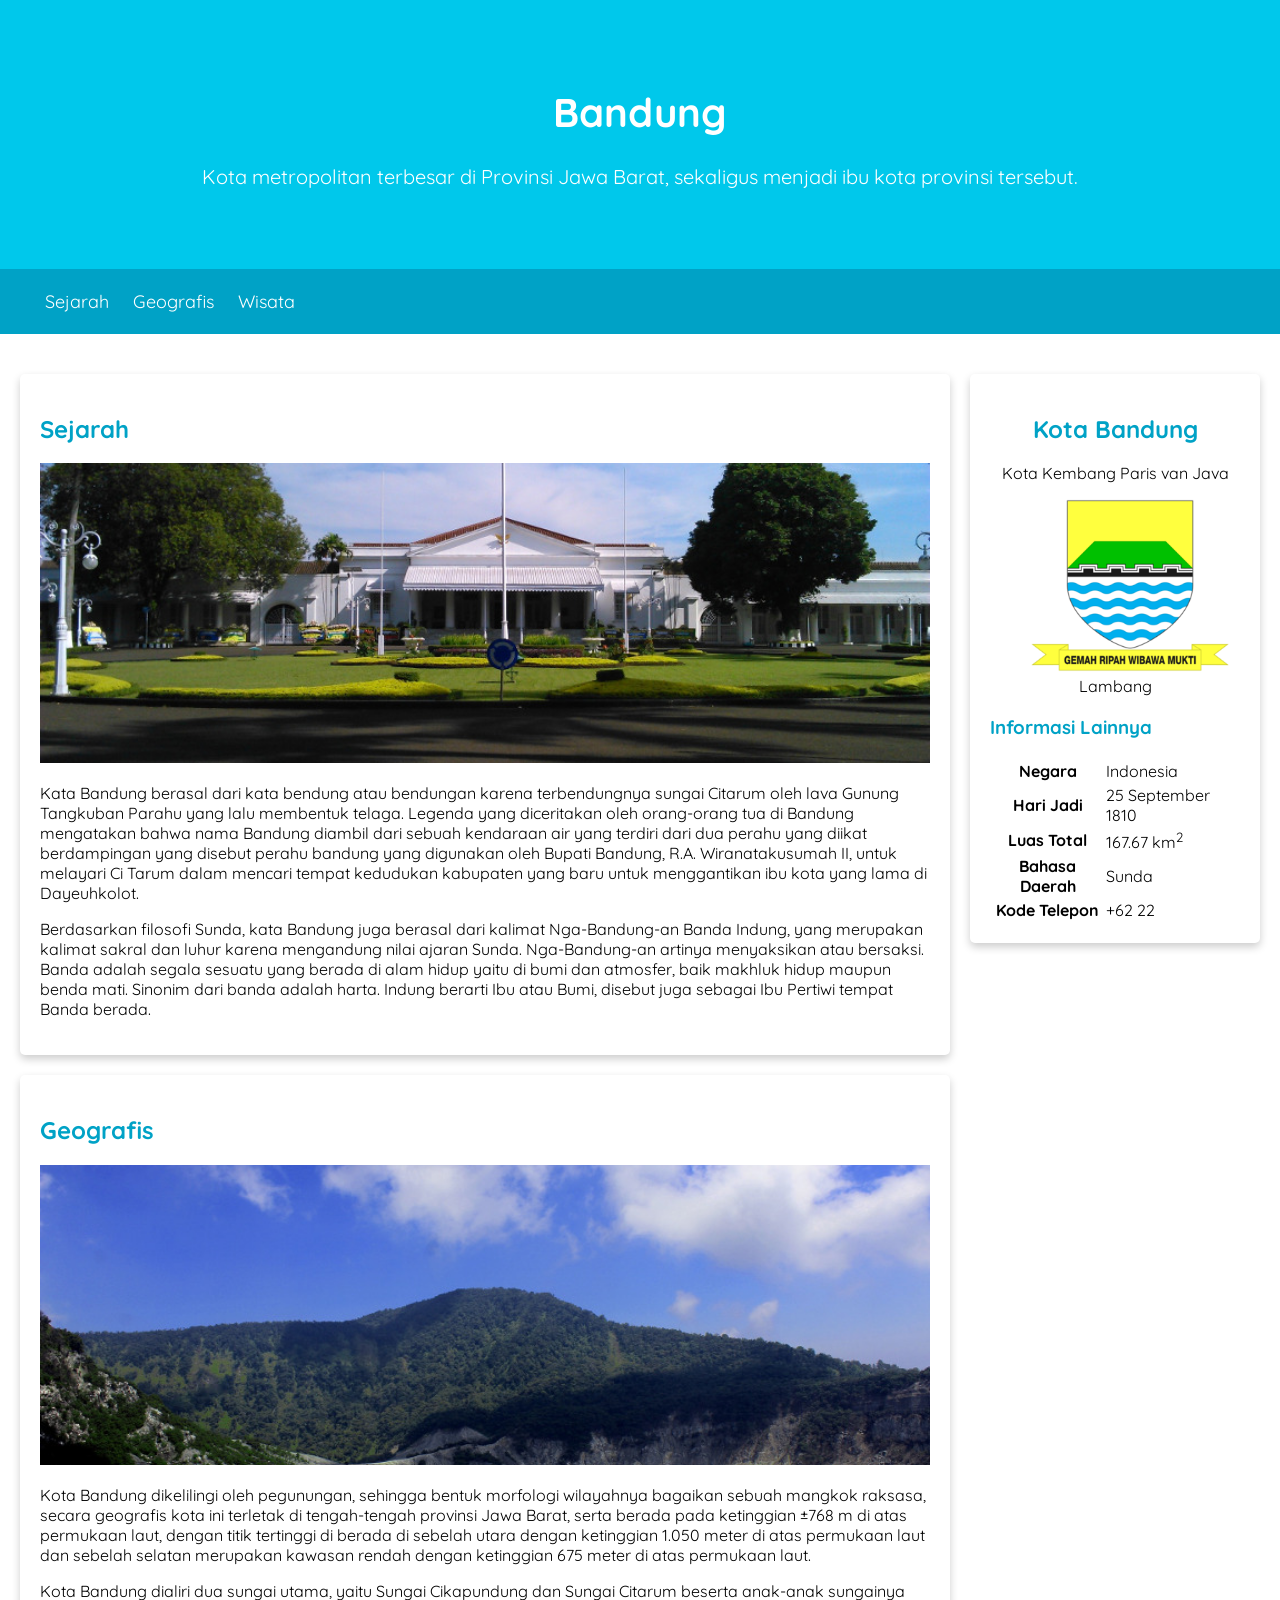
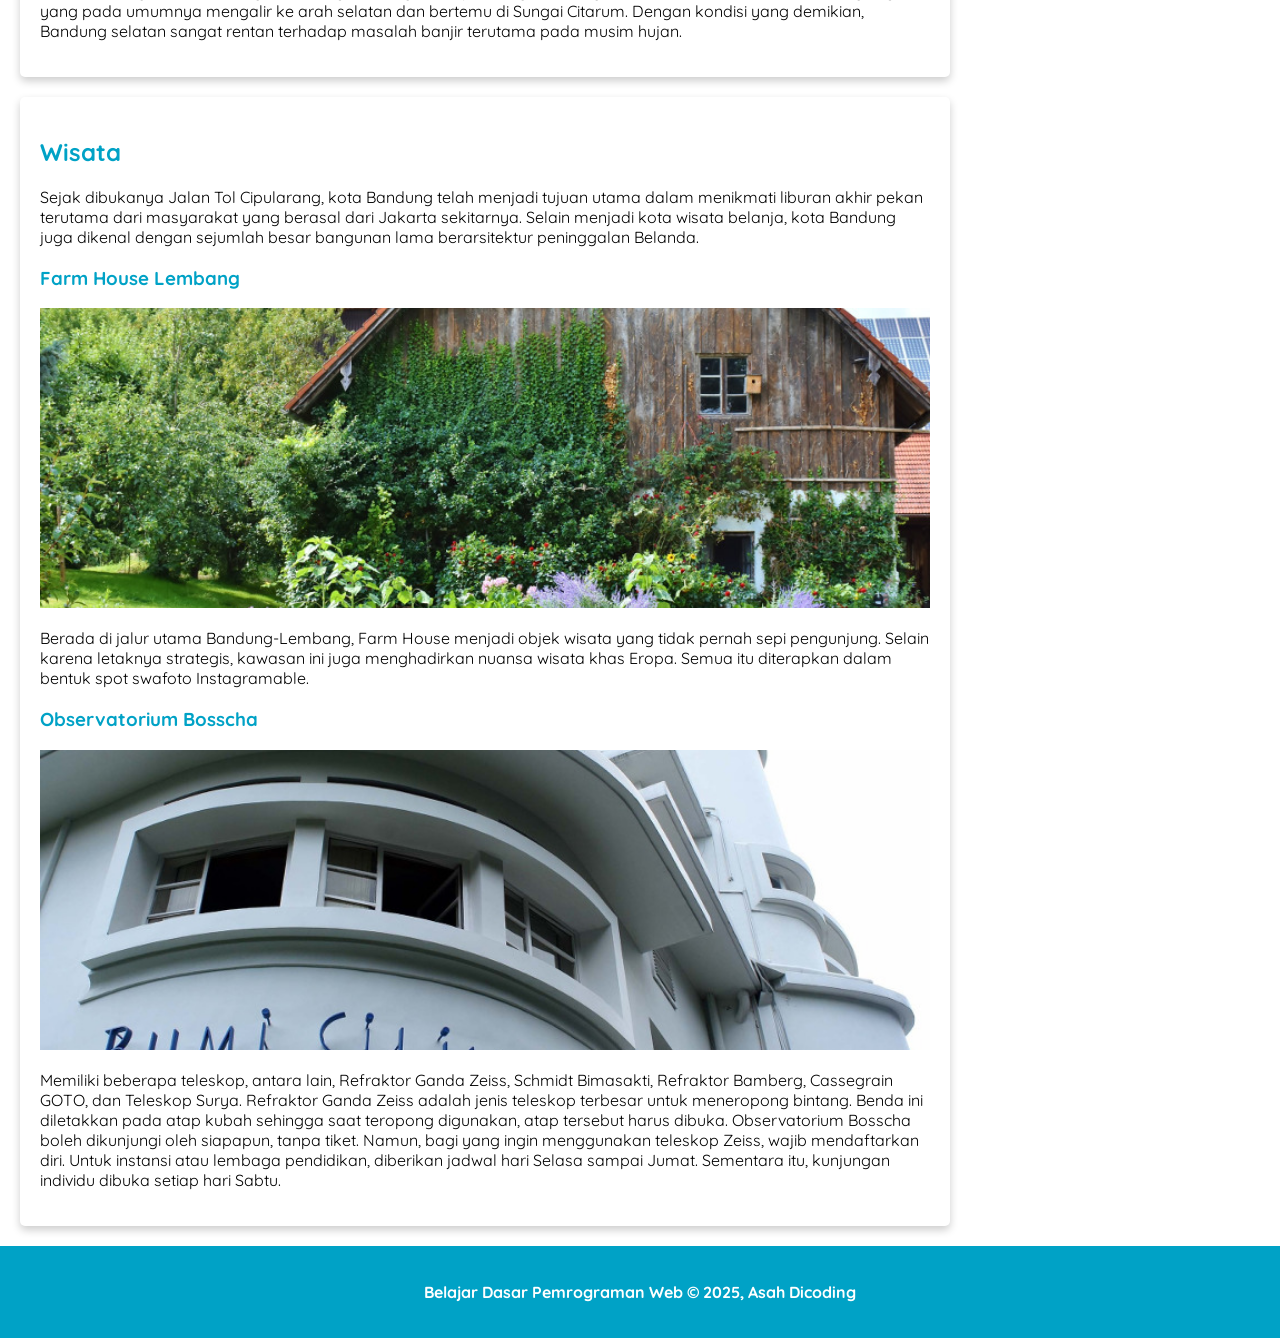
<file: latihan14-mobile versi (responsive)/index.html>
<!DOCTYPE html>
<html>

<head>
  <meta charset="utf-8" />
  <meta name="viwport" content="width=device-width, initial-scale=1.0">
  <title>Halaman Profil Bandung</title>
  <link rel="stylesheet" href="assets/styles/style.css">

  <!-- Google Fonts -->
  <link rel="preconnect" href="https://fonts.googleapis.com">
  <link rel="preconnect" href="https://fonts.gstatic.com" crossorigin>
  <link href="https://fonts.googleapis.com/css2?family=Quicksand:wght@300..700&display=swap" rel="stylesheet">
</head>

<body>
  <header>
    <div class="jumbotron">
      <h1>Bandung</h1>
      <p>
        Kota metropolitan terbesar di Provinsi Jawa Barat, sekaligus menjadi ibu kota provinsi
        tersebut.
      </p>
    </div>

    <nav>
      <ul>
        <li>
          <a href="#sejarah">Sejarah</a>
        </li>
        <li>
          <a href="#geografis">Geografis</a>
        </li>
        <li>
          <a href="#wisata">Wisata</a>
        </li>
      </ul>
    </nav>
  </header>

  <main>
    <div id="content">
      <article id="sejarah" class="card">
        <h2 id="sejarah">Sejarah</h2>
        <img src="assets/image/history.jpg" alt="Sejarah" class="featured-image">
        <p>
          Kata Bandung berasal dari kata bendung atau bendungan karena terbendungnya sungai Citarum oleh
          lava Gunung Tangkuban Parahu yang lalu membentuk telaga. Legenda yang diceritakan oleh
          orang-orang tua di Bandung mengatakan bahwa nama Bandung diambil dari sebuah kendaraan air
          yang terdiri dari dua perahu yang diikat berdampingan yang disebut perahu bandung yang
          digunakan oleh Bupati Bandung, R.A. Wiranatakusumah II, untuk melayari Ci Tarum dalam mencari
          tempat kedudukan kabupaten yang baru untuk menggantikan ibu kota yang lama di Dayeuhkolot.
        </p>

        <p>
          Berdasarkan filosofi Sunda, kata Bandung juga berasal dari kalimat Nga-Bandung-an Banda
          Indung, yang merupakan kalimat sakral dan luhur karena mengandung nilai ajaran Sunda.
          Nga-Bandung-an artinya menyaksikan atau bersaksi. Banda adalah segala sesuatu yang berada di
          alam hidup yaitu di bumi dan atmosfer, baik makhluk hidup maupun benda mati. Sinonim dari
          banda adalah harta. Indung berarti Ibu atau Bumi, disebut juga sebagai Ibu Pertiwi tempat
          Banda berada.
        </p>
      </article>

      <article id="geografis" class="card">
        <h2 id="geografis">Geografis</h2>
        <img src="assets/image/geografis.jpg" alt="Geografis" class="featured-image">
        <p>
          Kota Bandung dikelilingi oleh pegunungan, sehingga bentuk morfologi wilayahnya bagaikan sebuah
          mangkok raksasa, secara geografis kota ini terletak di tengah-tengah provinsi Jawa Barat,
          serta berada pada ketinggian ±768 m di atas permukaan laut, dengan titik tertinggi di berada
          di sebelah utara dengan ketinggian 1.050 meter di atas permukaan laut dan sebelah selatan
          merupakan kawasan rendah dengan ketinggian 675 meter di atas permukaan laut.
        </p>

        <p>
          Kota Bandung dialiri dua sungai utama, yaitu Sungai Cikapundung dan Sungai Citarum beserta
          anak-anak sungainya yang pada umumnya mengalir ke arah selatan dan bertemu di Sungai Citarum.
          Dengan kondisi yang demikian, Bandung selatan sangat rentan terhadap masalah banjir terutama
          pada musim hujan.
        </p>
      </article>

      <article id="wisata" class="card">
        <h2 id="wisata">Wisata</h2>
        <p>
          Sejak dibukanya Jalan Tol Cipularang, kota Bandung telah menjadi tujuan utama dalam menikmati
          liburan akhir pekan terutama dari masyarakat yang berasal dari Jakarta sekitarnya. Selain
          menjadi kota wisata belanja, kota Bandung juga dikenal dengan sejumlah besar bangunan lama
          berarsitektur peninggalan Belanda.
        </p>

        <section>
          <h3>Farm House Lembang</h3>
          <img src="assets/image/farm-house.jpg" alt="Farm house" class="featured-image">
          <p>
            Berada di jalur utama Bandung-Lembang, Farm House menjadi objek wisata yang tidak pernah sepi
            pengunjung. Selain karena letaknya strategis, kawasan ini juga menghadirkan nuansa wisata khas
            Eropa. Semua itu diterapkan dalam bentuk spot swafoto Instagramable.
          </p>
        </section>

        <section>
          <h3>Observatorium Bosscha</h3>
          <img src="assets/image/bosscha.jpg" alt="Bosscha" class="featured-image">
          <p>
            Memiliki beberapa teleskop, antara lain, Refraktor Ganda Zeiss, Schmidt Bimasakti, Refraktor
            Bamberg, Cassegrain GOTO, dan Teleskop Surya. Refraktor Ganda Zeiss adalah jenis teleskop
            terbesar untuk meneropong bintang. Benda ini diletakkan pada atap kubah sehingga saat teropong
            digunakan, atap tersebut harus dibuka. Observatorium Bosscha boleh dikunjungi oleh siapapun,
            tanpa tiket. Namun, bagi yang ingin menggunakan teleskop Zeiss, wajib mendaftarkan diri. Untuk
            instansi atau lembaga pendidikan, diberikan jadwal hari Selasa sampai Jumat. Sementara itu,
            kunjungan individu dibuka setiap hari Sabtu.
          </p>
        </section>
      </article>
    </div>

    <aside>
      <article class="profile card">
        <header>
          <h2>Kota Bandung</h2>
          <p>Kota Kembang Paris van Java</p>
          <figure>
            <img src="assets/image/bandung-badge.png" alt="Logo Kota Bandung" class="profile img">
            <figcaption>Lambang</figcaption>
          </figure>
        </header>

        <section>
          <!-- Konten-konten baru -->
          <h3>Informasi Lainnya</h3>

          <table>
            <tr>
              <th>Negara</th>
              <td>Indonesia</td>
            </tr>
            <tr>
              <th>Hari Jadi</th>
              <td>25 September 1810</td>
            </tr>
            <tr>
              <th>Luas Total</th>
              <td>167.67 km<sup>2</sup></td>
            </tr>
            <tr>
              <th>Bahasa Daerah</th>
              <td>Sunda</td>
            </tr>
            <tr>
              <th>Kode Telepon</th>
              <td>+62 22</td>
            </tr>
          </table>
        </section>
      </article>
    </aside>
  </main>

  <footer>
    <p>Belajar Dasar Pemrograman Web &#169; 2025, Asah Dicoding</p>
  </footer>
</body>

</html>
</file>
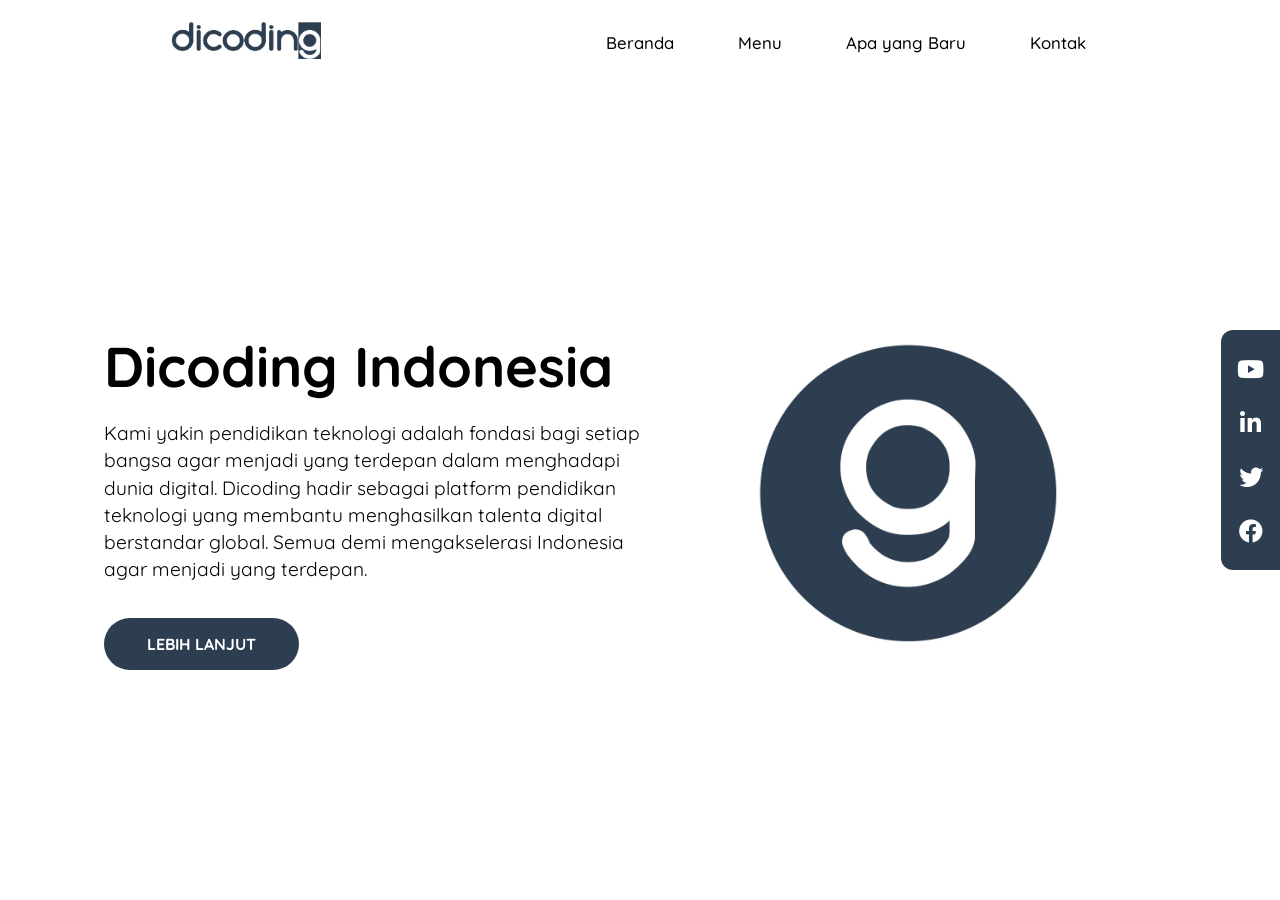
<file: latihan17-latihan landing page dicoding/index.html>
<!DOCTYPE html>
<html lang="en">

<head>
  <meta charset="UTF-8">
  <title>Landing Page Dicoding</title>

  <!-- My Own CSS -->
  <link rel="stylesheet" href="css/app.css">

  <!-- Google Fonts -->
  <link rel="preconnect" href="https://fonts.googleapis.com">
  <link rel="preconnect" href="https://fonts.gstatic.com" crossorigin>
  <link href="https://fonts.googleapis.com/css2?family=Quicksand:wght@300..700&display=swap" rel="stylesheet">

  <!-- Font Awesome 5.15.4 -->
  <link rel="stylesheet" href="https://cdnjs.cloudflare.com/ajax/libs/font-awesome/5.15.4/css/all.min.css" integrity="sha512-1ycn6IcaQQ40/MKBW2W4Rhis/DbILU74C1vSrLJxCq57o941Ym01SwNsOMqvEBFlcgUa6xLiPY/NS5R+E6ztJQ==" crossorigin="anonymous" referrerpolicy="no-referrer" />
</head>

<body>
  <header class="navbar-container">
    <div class="logo">
      <img src="img/dicoding-header-logo.png" alt="Dicoding Indonesia">
    </div>
    <nav class="nav-list">
      <ul>
        <li><a href="#">Beranda</a></li>
        <li><a href="#">Menu</a></li>
        <li><a href="#">Apa yang Baru</a></li>
        <li><a href="#">Kontak</a></li>
      </ul>
    </nav>
  </header>

  <main>
    <div class="content">
      <div class="content-description">
        <h1 class="title">Dicoding Indonesia</h1>
        <p>
          Kami yakin pendidikan teknologi adalah fondasi bagi setiap bangsa agar menjadi yang
          terdepan dalam menghadapi dunia digital. Dicoding hadir sebagai platform pendidikan
          teknologi yang membantu menghasilkan talenta digital berstandar global. Semua demi
          mengakselerasi Indonesia agar menjadi yang terdepan.
        </p>
        
        <button>Lebih lanjut</button>
      </div>
      <div class="content-image">
        <img src="img/circle-g.jpg" alt="Dicoding Indonesia">
      </div>
    </div>
    <aside>
      <div class="social-media">
        <ul>
          <li><a href="#"><i class="fab fa-youtube"></i></a></li>
          <li><a href="#"><i class="fab fa-linkedin-in"></i></a></li>
          <li><a href="#"><i class="fab fa-twitter"></i></a></li>
          <li><a href="#"><i class="fab fa-facebook"></i></a></li>
        </ul>
      </div>
    </aside>
  </main>
</body>

</html>
</file>
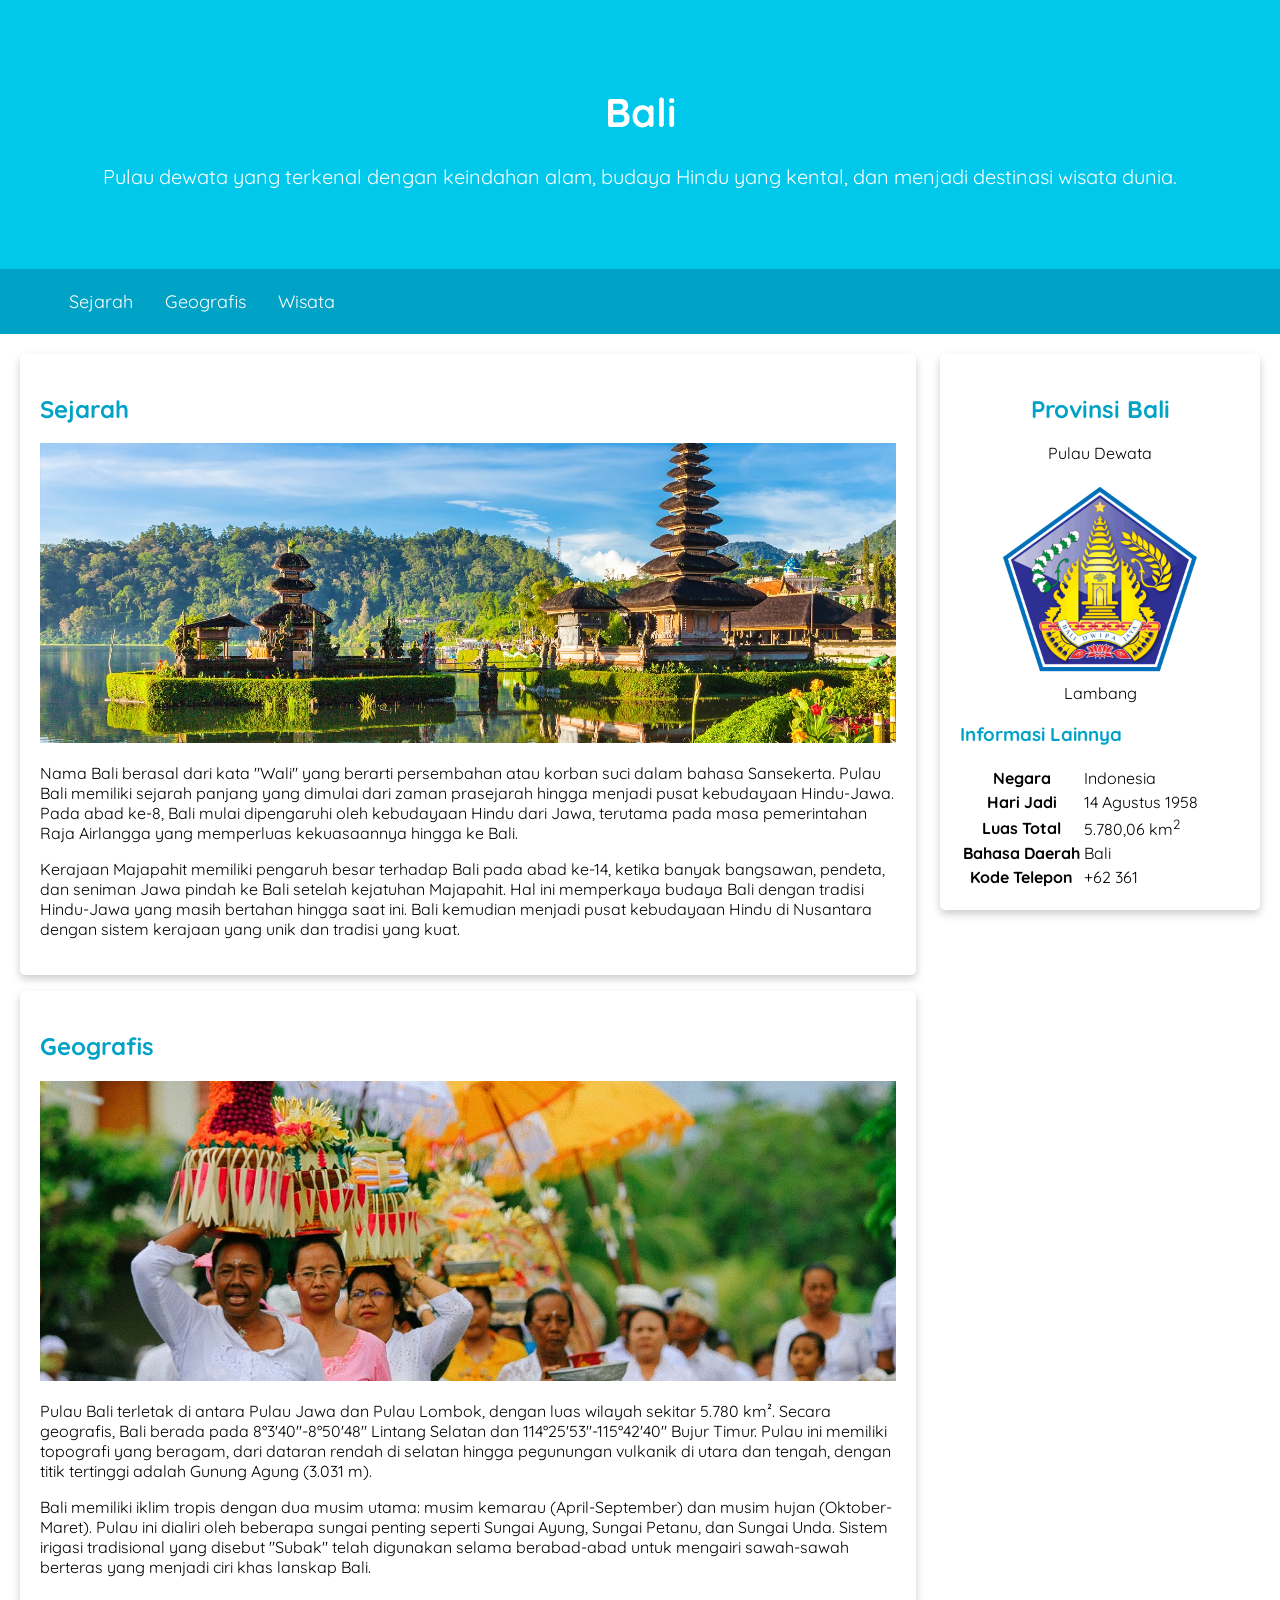
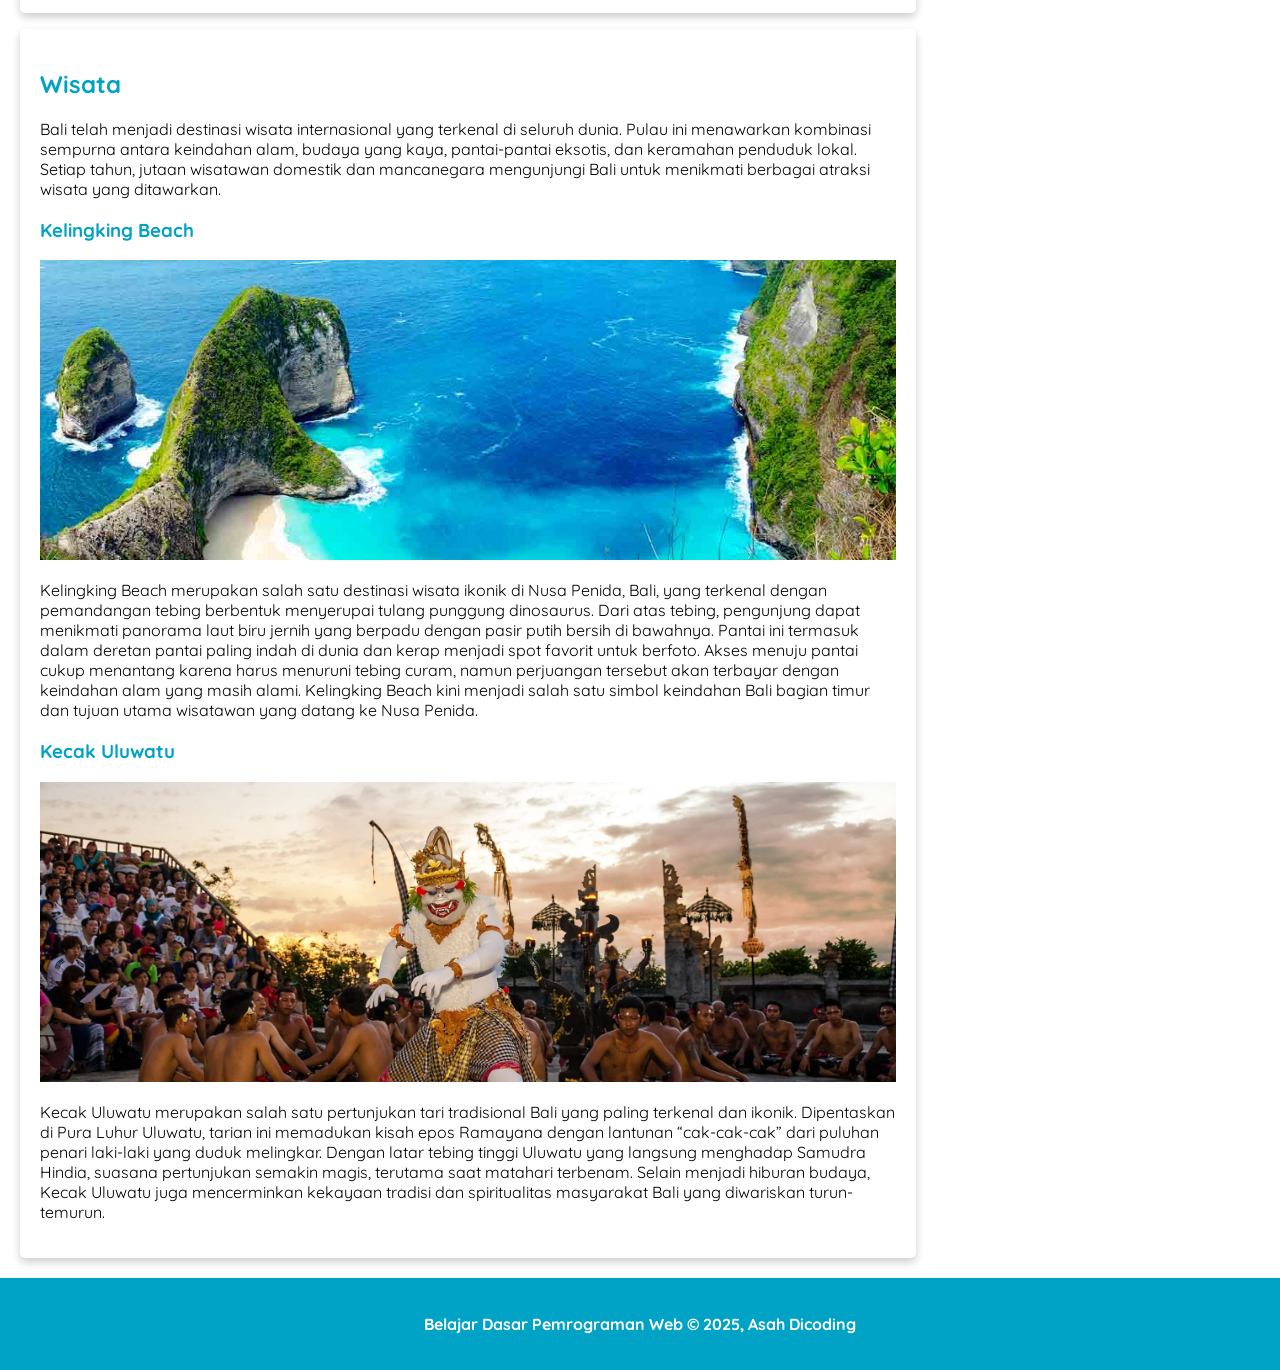
<file: latihan17-project dasar web/index.html>
<!DOCTYPE html>
<html>

<head>
  <meta charset="utf-8" />
  <meta name="viewport" content="width=device-width, initial-scale=1.0">
  <title>Halaman Profil Bali</title>
  <link rel="stylesheet" href="assets/styles/style.css">

  <!-- Google Fonts -->
  <link rel="preconnect" href="https://fonts.googleapis.com">
  <link rel="preconnect" href="https://fonts.gstatic.com" crossorigin>
  <link href="https://fonts.googleapis.com/css2?family=Quicksand:wght@300..700&display=swap" rel="stylesheet">
</head>

<body>
  <header>
    <div class="jumbotron">
      <h1>Bali</h1>
      <p>
        Pulau dewata yang terkenal dengan keindahan alam, budaya Hindu yang kental, dan menjadi destinasi wisata dunia.
      </p>
    </div>

    <nav>
      <ul>
        <li>
          <a href="#sejarah">Sejarah</a>
        </li>
        <li>
          <a href="#geografis">Geografis</a>
        </li>
        <li>
          <a href="#wisata">Wisata</a>
        </li>
      </ul>
    </nav>
  </header>

  <main>
    <div id="content">
      <article id="sejarah" class="card">
        <h2 id="sejarah">Sejarah</h2>
        <img src="assets/image/profile-bali.jpg" alt="Sejarah" class="featured-image">
        <p>
          Nama Bali berasal dari kata "Wali" yang berarti persembahan atau korban suci dalam bahasa Sansekerta.
          Pulau Bali memiliki sejarah panjang yang dimulai dari zaman prasejarah hingga menjadi pusat kebudayaan
          Hindu-Jawa. Pada abad ke-8, Bali mulai dipengaruhi oleh kebudayaan Hindu dari Jawa, terutama pada masa
          pemerintahan Raja Airlangga yang memperluas kekuasaannya hingga ke Bali.
        </p>

        <p>
          Kerajaan Majapahit memiliki pengaruh besar terhadap Bali pada abad ke-14, ketika banyak bangsawan,
          pendeta, dan seniman Jawa pindah ke Bali setelah kejatuhan Majapahit. Hal ini memperkaya budaya
          Bali dengan tradisi Hindu-Jawa yang masih bertahan hingga saat ini. Bali kemudian menjadi pusat
          kebudayaan Hindu di Nusantara dengan sistem kerajaan yang unik dan tradisi yang kuat.
        </p>
      </article>

      <article id="geografis" class="card">
        <h2 id="geografis">Geografis</h2>
        <img src="assets/image/wisata-bali.jpg" alt="Geografis" class="featured-image">
        <p>
          Pulau Bali terletak di antara Pulau Jawa dan Pulau Lombok, dengan luas wilayah sekitar 5.780 km².
          Secara geografis, Bali berada pada 8°3'40"-8°50'48" Lintang Selatan dan 114°25'53"-115°42'40"
          Bujur Timur. Pulau ini memiliki topografi yang beragam, dari dataran rendah di selatan hingga
          pegunungan vulkanik di utara dan tengah, dengan titik tertinggi adalah Gunung Agung (3.031 m).
        </p>

        <p>
          Bali memiliki iklim tropis dengan dua musim utama: musim kemarau (April-September) dan musim hujan
          (Oktober-Maret). Pulau ini dialiri oleh beberapa sungai penting seperti Sungai Ayung, Sungai Petanu,
          dan Sungai Unda. Sistem irigasi tradisional yang disebut "Subak" telah digunakan selama berabad-abad
          untuk mengairi sawah-sawah berteras yang menjadi ciri khas lanskap Bali.
        </p>
      </article>

      <article id="wisata" class="card">
        <h2 id="wisata">Wisata</h2>
        <p>
          Bali telah menjadi destinasi wisata internasional yang terkenal di seluruh dunia. Pulau ini menawarkan
          kombinasi sempurna antara keindahan alam, budaya yang kaya, pantai-pantai eksotis, dan keramahan
          penduduk lokal. Setiap tahun, jutaan wisatawan domestik dan mancanegara mengunjungi Bali untuk
          menikmati berbagai atraksi wisata yang ditawarkan.
        </p>

        <section>
          <h3>Kelingking Beach</h3>
          <img src="assets/image/pantai-penida.jpg" alt="Tanah Lot" class="featured-image">
          <p>
            Kelingking Beach merupakan salah satu destinasi wisata ikonik di Nusa Penida, Bali, yang terkenal dengan
            pemandangan tebing berbentuk menyerupai tulang punggung dinosaurus. Dari atas tebing, pengunjung dapat
            menikmati panorama laut biru jernih yang berpadu dengan pasir putih bersih di bawahnya. Pantai ini termasuk
            dalam deretan pantai paling indah di dunia dan kerap menjadi spot favorit untuk berfoto. Akses menuju pantai
            cukup menantang karena harus menuruni tebing curam, namun perjuangan tersebut akan terbayar dengan keindahan
            alam yang masih alami. Kelingking Beach kini menjadi salah satu simbol keindahan Bali bagian timur dan
            tujuan utama wisatawan yang datang ke Nusa Penida.
          </p>
        </section>

        <section>
          <h3>Kecak Uluwatu</h3>
          <img src="assets/image/Kecak-Dance.jpeg" alt="Tegallalang" class="featured-image">
          <p>
            Kecak Uluwatu merupakan salah satu pertunjukan tari tradisional Bali yang paling terkenal dan ikonik.
            Dipentaskan di Pura Luhur Uluwatu, tarian ini memadukan kisah epos Ramayana dengan lantunan “cak-cak-cak”
            dari puluhan penari laki-laki yang duduk melingkar. Dengan latar tebing tinggi Uluwatu yang langsung
            menghadap Samudra Hindia, suasana pertunjukan semakin magis, terutama saat matahari terbenam. Selain menjadi
            hiburan budaya, Kecak Uluwatu juga mencerminkan kekayaan tradisi dan spiritualitas masyarakat Bali yang
            diwariskan turun-temurun.
          </p>
        </section>
      </article>
    </div>

    <aside>
      <article class="profile card">
        <header>
          <h2>Provinsi Bali</h2>
          <p>Pulau Dewata</p>
          <figure>
            <img src="assets/image/Lambang-Provinsi-Bali.png" alt="Logo Provinsi Bali" class="profile img">
            <figcaption>Lambang</figcaption>
          </figure>
        </header>

        <section>
          <!-- Konten-konten baru -->
          <h3>Informasi Lainnya</h3>

          <table>
            <tr>
              <th>Negara</th>
              <td>Indonesia</td>
            </tr>
            <tr>
              <th>Hari Jadi</th>
              <td>14 Agustus 1958</td>
            </tr>
            <tr>
              <th>Luas Total</th>
              <td>5.780,06 km<sup>2</sup></td>
            </tr>
            <tr>
              <th>Bahasa Daerah</th>
              <td>Bali</td>
            </tr>
            <tr>
              <th>Kode Telepon</th>
              <td>+62 361</td>
            </tr>
          </table>
        </section>
      </article>
    </aside>
  </main>

  <footer>
    <p>Belajar Dasar Pemrograman Web &#169; 2025, Asah Dicoding</p>
  </footer>
</body>

</html>
</file>
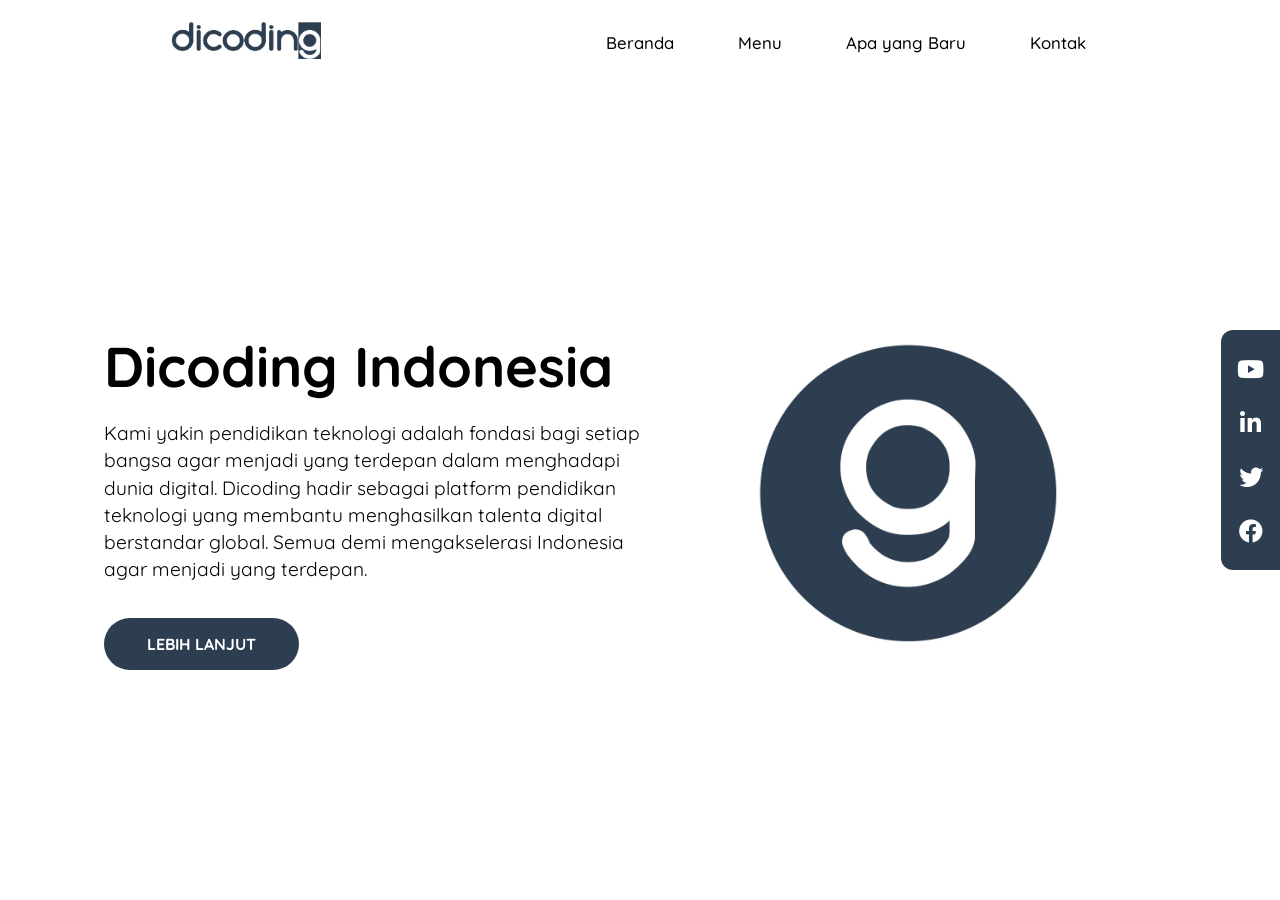
<file: latihan18-meningkatkan responsif/index.html>
<!DOCTYPE html>
<html lang="en">

<head>
  <meta charset="UTF-8">
  <meta name="viewport" content="width=device-width, initial-scale=1.0" />
  <title>Landing Page Dicoding</title>

  <!-- My Own CSS -->
  <link rel="stylesheet" href="css/app.css">

  <!-- Google Fonts -->
  <link rel="preconnect" href="https://fonts.googleapis.com">
  <link rel="preconnect" href="https://fonts.gstatic.com" crossorigin>
  <link href="https://fonts.googleapis.com/css2?family=Quicksand:wght@300..700&display=swap" rel="stylesheet">

  <!-- Font Awesome 5.15.4 -->
  <link rel="stylesheet" href="https://cdnjs.cloudflare.com/ajax/libs/font-awesome/5.15.4/css/all.min.css" integrity="sha512-1ycn6IcaQQ40/MKBW2W4Rhis/DbILU74C1vSrLJxCq57o941Ym01SwNsOMqvEBFlcgUa6xLiPY/NS5R+E6ztJQ==" crossorigin="anonymous" referrerpolicy="no-referrer" />
</head>

<body>
  <header class="navbar-container">
    <div class="logo">
      <img src="img/dicoding-header-logo.png" alt="Dicoding Indonesia">
    </div>
    <nav class="nav-list">
      <ul>
        <li><a href="#">Beranda</a></li>
        <li><a href="#">Menu</a></li>
        <li><a href="#">Apa yang Baru</a></li>
        <li><a href="#">Kontak</a></li>
      </ul>
    </nav>
  </header>

  <main>
    <div class="content">
      <div class="content-description">
        <h1 class="title">Dicoding Indonesia</h1>
        <p>
          Kami yakin pendidikan teknologi adalah fondasi bagi setiap bangsa agar menjadi yang
          terdepan dalam menghadapi dunia digital. Dicoding hadir sebagai platform pendidikan
          teknologi yang membantu menghasilkan talenta digital berstandar global. Semua demi
          mengakselerasi Indonesia agar menjadi yang terdepan.
        </p>
        
        <button>Lebih lanjut</button>
      </div>
      <div class="content-image">
        <img src="img/circle-g.jpg" alt="Dicoding Indonesia">
      </div>
    </div>
    <aside>
      <div class="social-media">
        <ul>
          <li><a href="#"><i class="fab fa-youtube"></i></a></li>
          <li><a href="#"><i class="fab fa-linkedin-in"></i></a></li>
          <li><a href="#"><i class="fab fa-twitter"></i></a></li>
          <li><a href="#"><i class="fab fa-facebook"></i></a></li>
        </ul>
      </div>
    </aside>
  </main>
</body>

</html>
</file>
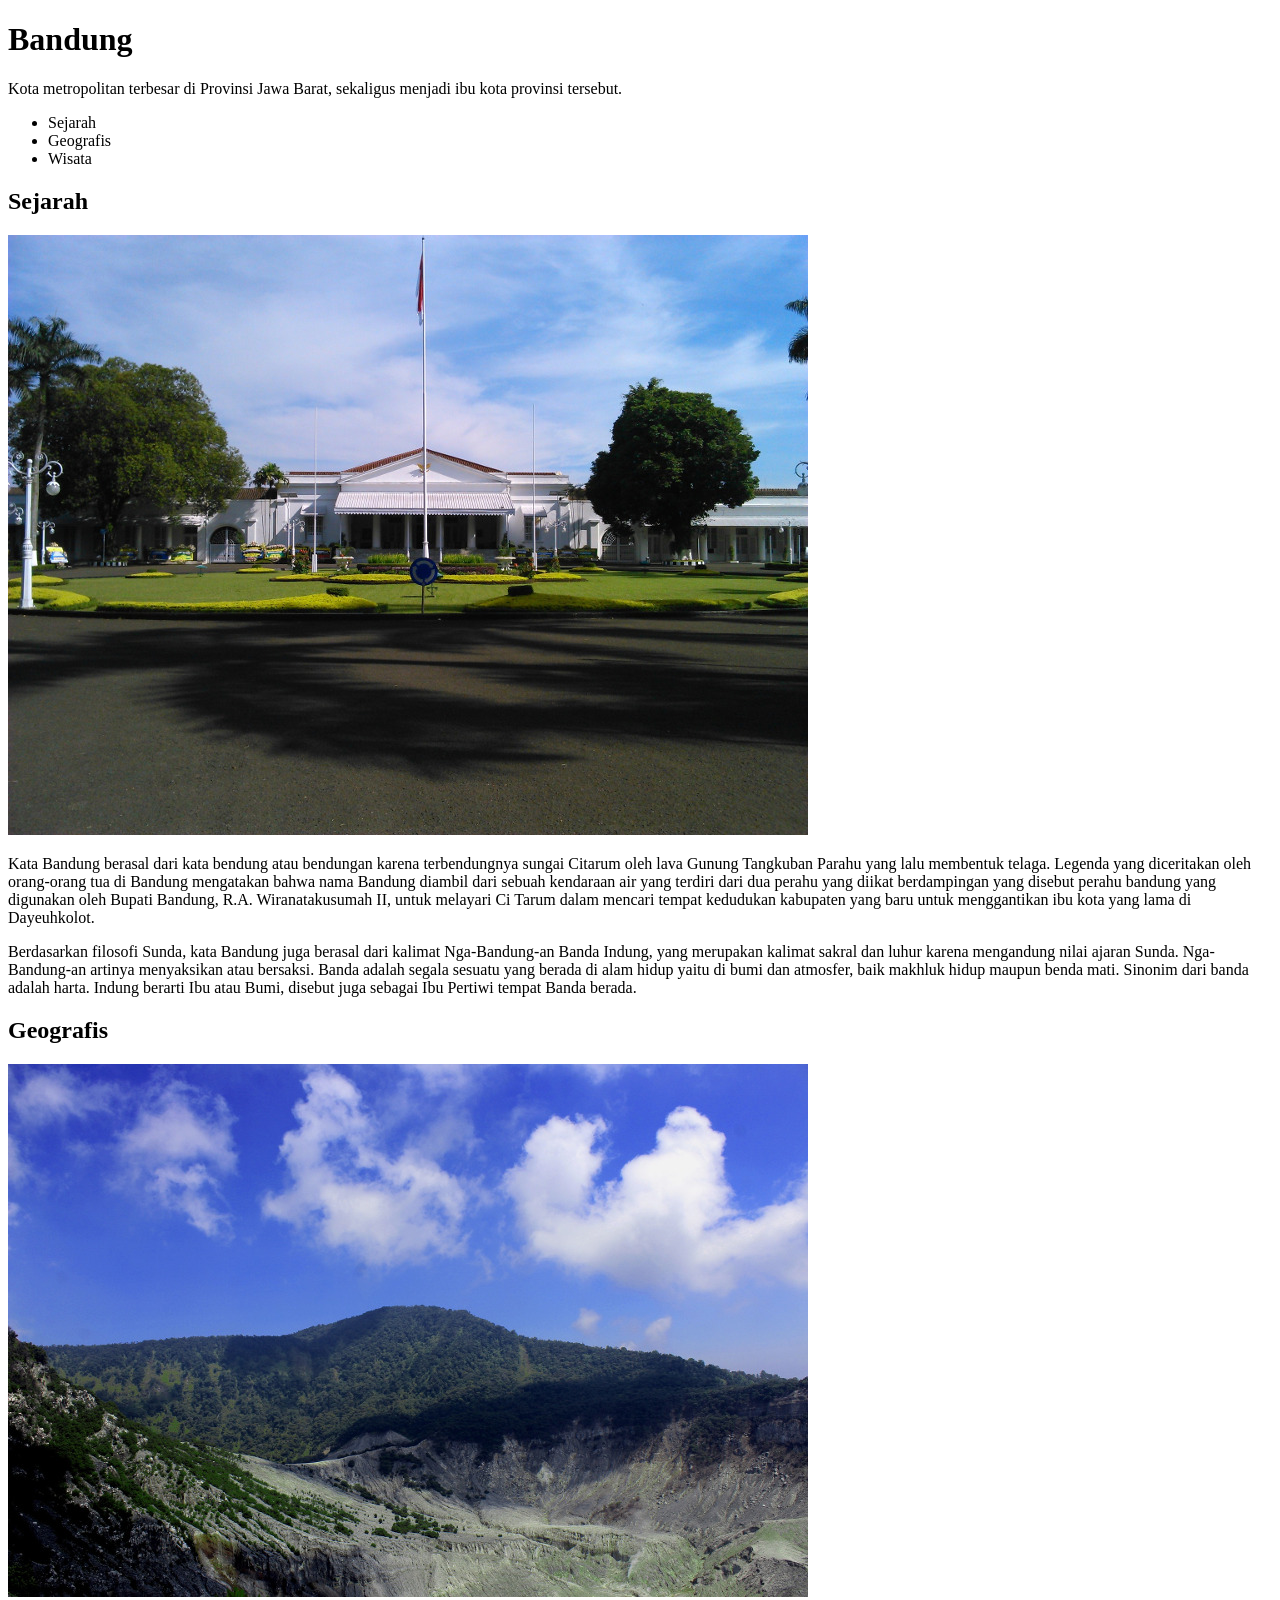
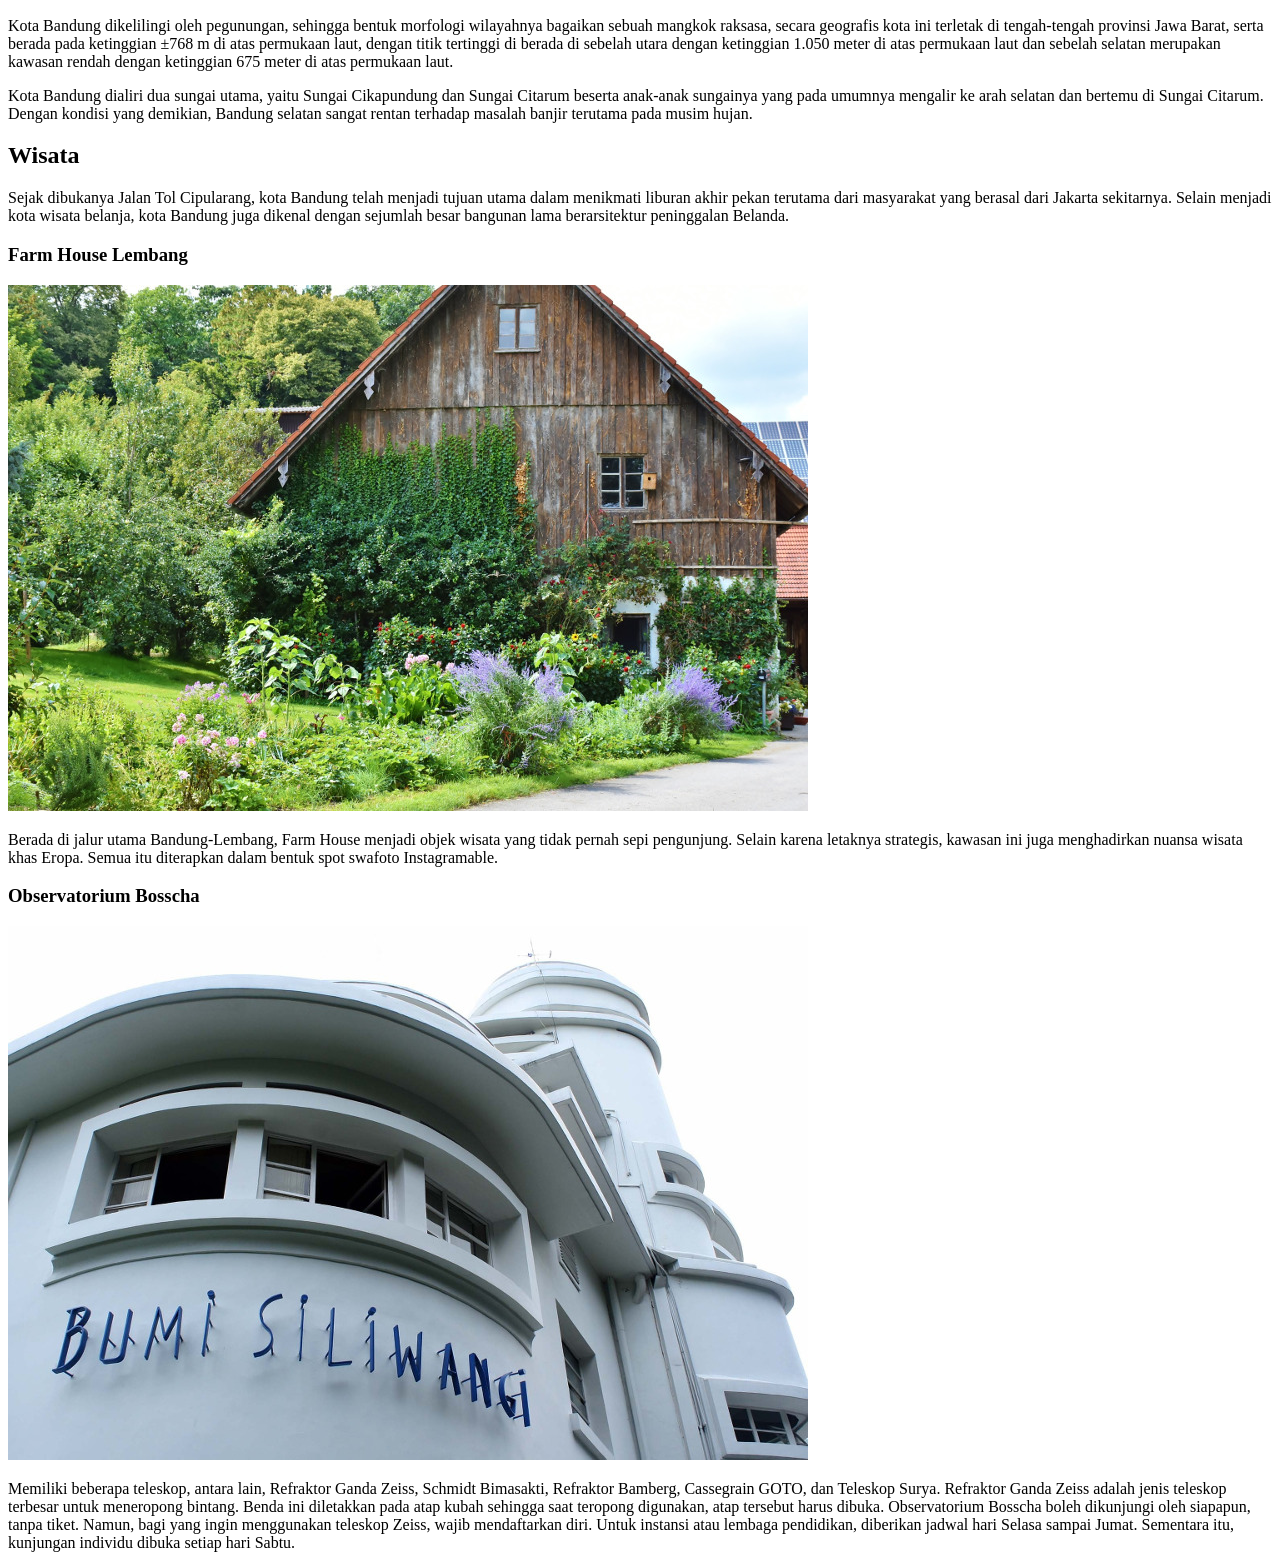
<file: latihan2-gambar/index.html>
<!DOCTYPE html>
<html>
  <head>
    <meta charset="utf-8" />
    <title>Halaman Profil Bandung</title>
  </head>

  <body>
    <h1>Bandung</h1>
    <p>
      Kota metropolitan terbesar di Provinsi Jawa Barat, sekaligus menjadi ibu kota provinsi
      tersebut.
    </p>

    <ul>
      <li>Sejarah</li>
      <li>Geografis</li>
      <li>Wisata</li>
    </ul>

    <h2>Sejarah</h2>
    <img src="assets/image/history.jpg" alt="Sejarah">
    <p>
      Kata Bandung berasal dari kata bendung atau bendungan karena terbendungnya sungai Citarum oleh
      lava Gunung Tangkuban Parahu yang lalu membentuk telaga. Legenda yang diceritakan oleh
      orang-orang tua di Bandung mengatakan bahwa nama Bandung diambil dari sebuah kendaraan air
      yang terdiri dari dua perahu yang diikat berdampingan yang disebut perahu bandung yang
      digunakan oleh Bupati Bandung, R.A. Wiranatakusumah II, untuk melayari Ci Tarum dalam mencari
      tempat kedudukan kabupaten yang baru untuk menggantikan ibu kota yang lama di Dayeuhkolot.
    </p>

    <p>
      Berdasarkan filosofi Sunda, kata Bandung juga berasal dari kalimat Nga-Bandung-an Banda
      Indung, yang merupakan kalimat sakral dan luhur karena mengandung nilai ajaran Sunda.
      Nga-Bandung-an artinya menyaksikan atau bersaksi. Banda adalah segala sesuatu yang berada di
      alam hidup yaitu di bumi dan atmosfer, baik makhluk hidup maupun benda mati. Sinonim dari
      banda adalah harta. Indung berarti Ibu atau Bumi, disebut juga sebagai Ibu Pertiwi tempat
      Banda berada.
    </p>

    <h2>Geografis</h2>
    <img src="assets/image/geografis.jpg" alt="Geografis">
    <p>
      Kota Bandung dikelilingi oleh pegunungan, sehingga bentuk morfologi wilayahnya bagaikan sebuah
      mangkok raksasa, secara geografis kota ini terletak di tengah-tengah provinsi Jawa Barat,
      serta berada pada ketinggian ±768 m di atas permukaan laut, dengan titik tertinggi di berada
      di sebelah utara dengan ketinggian 1.050 meter di atas permukaan laut dan sebelah selatan
      merupakan kawasan rendah dengan ketinggian 675 meter di atas permukaan laut.
    </p>

    <p>
      Kota Bandung dialiri dua sungai utama, yaitu Sungai Cikapundung dan Sungai Citarum beserta
      anak-anak sungainya yang pada umumnya mengalir ke arah selatan dan bertemu di Sungai Citarum.
      Dengan kondisi yang demikian, Bandung selatan sangat rentan terhadap masalah banjir terutama
      pada musim hujan.
    </p>

    <h2>Wisata</h2>
    <p>
      Sejak dibukanya Jalan Tol Cipularang, kota Bandung telah menjadi tujuan utama dalam menikmati
      liburan akhir pekan terutama dari masyarakat yang berasal dari Jakarta sekitarnya. Selain
      menjadi kota wisata belanja, kota Bandung juga dikenal dengan sejumlah besar bangunan lama
      berarsitektur peninggalan Belanda.
    </p>

    <h3>Farm House Lembang</h3>
    <img src="assets/image/farm-house.jpg" alt="Farm house">
    <p>
      Berada di jalur utama Bandung-Lembang, Farm House menjadi objek wisata yang tidak pernah sepi
      pengunjung. Selain karena letaknya strategis, kawasan ini juga menghadirkan nuansa wisata khas
      Eropa. Semua itu diterapkan dalam bentuk spot swafoto Instagramable.
    </p>

    <h3>Observatorium Bosscha</h3>
    <img src="assets/image/bosscha.jpg" alt="Bosscha">
    <p>
      Memiliki beberapa teleskop, antara lain, Refraktor Ganda Zeiss, Schmidt Bimasakti, Refraktor
      Bamberg, Cassegrain GOTO, dan Teleskop Surya. Refraktor Ganda Zeiss adalah jenis teleskop
      terbesar untuk meneropong bintang. Benda ini diletakkan pada atap kubah sehingga saat teropong
      digunakan, atap tersebut harus dibuka. Observatorium Bosscha boleh dikunjungi oleh siapapun,
      tanpa tiket. Namun, bagi yang ingin menggunakan teleskop Zeiss, wajib mendaftarkan diri. Untuk
      instansi atau lembaga pendidikan, diberikan jadwal hari Selasa sampai Jumat. Sementara itu,
      kunjungan individu dibuka setiap hari Sabtu.
    </p>
  </body>
</html>
</file>
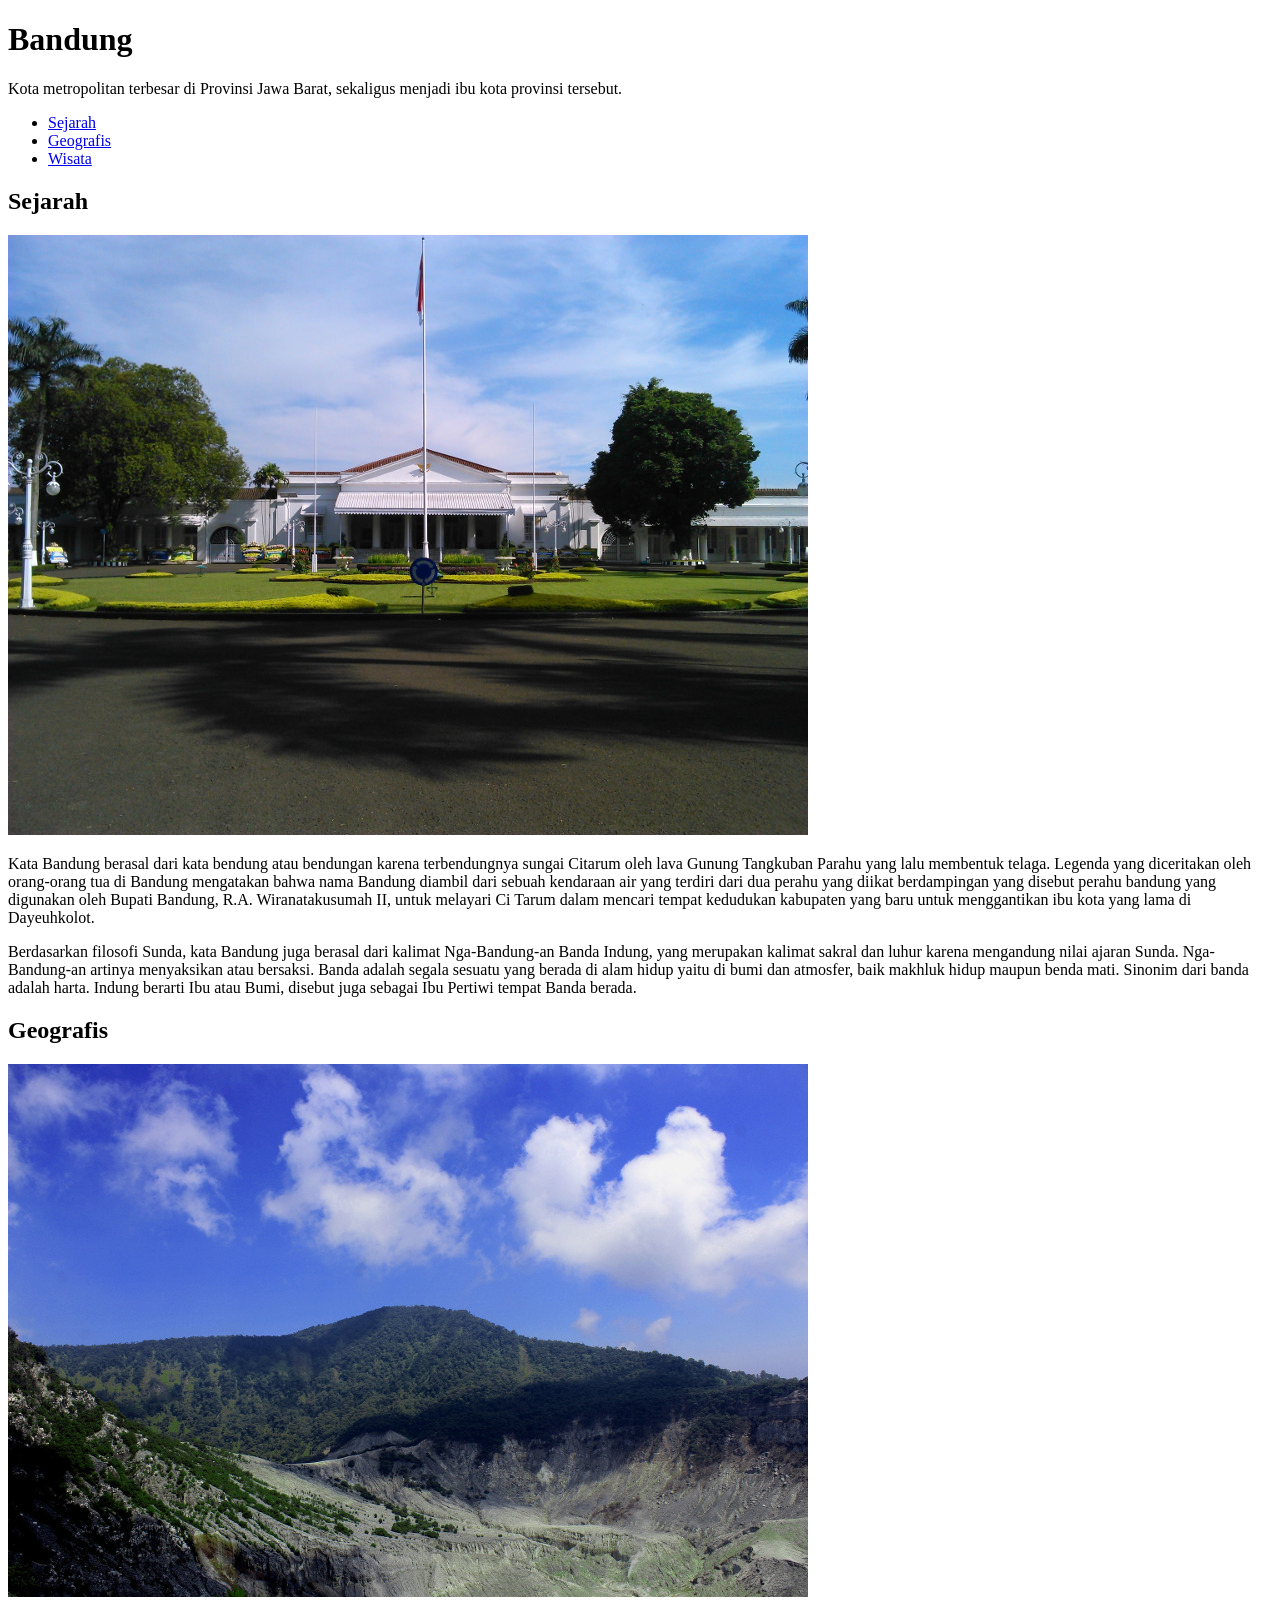
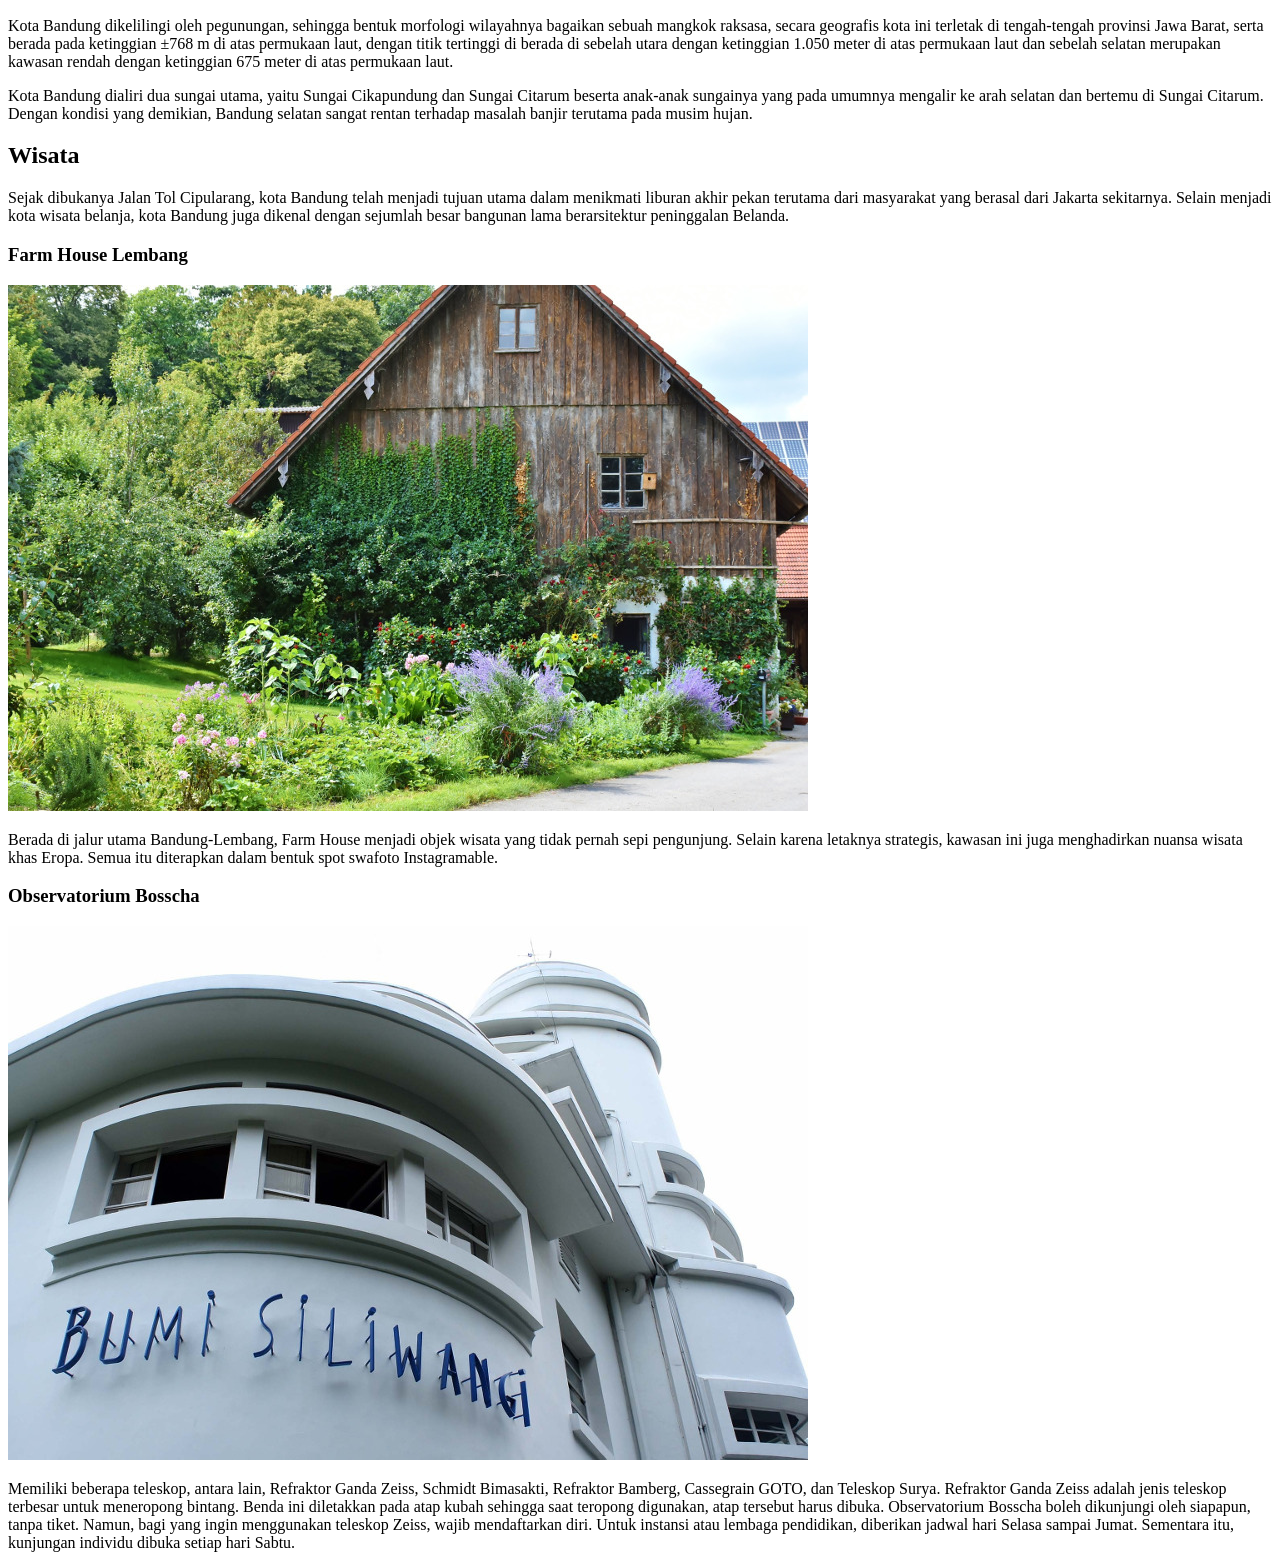
<file: latihan3-anchor/index.html>
<!DOCTYPE html>
<html>
  <head>
    <meta charset="utf-8" />
    <title>Halaman Profil Bandung</title>
  </head>

  <body>
    <h1>Bandung</h1>
    <p>
      Kota metropolitan terbesar di Provinsi Jawa Barat, sekaligus menjadi ibu kota provinsi
      tersebut.
    </p>

    <ul>
      <li>
        <a href="#sejarah">Sejarah</a>
      </li>
      <li>
        <a href="#geografis">Geografis</a>
      </li>
      <li>
        <a href="#wisata">Wisata</a>
      </li>
    </ul>

    <h2 id="sejarah">Sejarah</h2>
    <img src="assets/image/history.jpg" alt="Sejarah">
    <p>
      Kata Bandung berasal dari kata bendung atau bendungan karena terbendungnya sungai Citarum oleh
      lava Gunung Tangkuban Parahu yang lalu membentuk telaga. Legenda yang diceritakan oleh
      orang-orang tua di Bandung mengatakan bahwa nama Bandung diambil dari sebuah kendaraan air
      yang terdiri dari dua perahu yang diikat berdampingan yang disebut perahu bandung yang
      digunakan oleh Bupati Bandung, R.A. Wiranatakusumah II, untuk melayari Ci Tarum dalam mencari
      tempat kedudukan kabupaten yang baru untuk menggantikan ibu kota yang lama di Dayeuhkolot.
    </p>

    <p>
      Berdasarkan filosofi Sunda, kata Bandung juga berasal dari kalimat Nga-Bandung-an Banda
      Indung, yang merupakan kalimat sakral dan luhur karena mengandung nilai ajaran Sunda.
      Nga-Bandung-an artinya menyaksikan atau bersaksi. Banda adalah segala sesuatu yang berada di
      alam hidup yaitu di bumi dan atmosfer, baik makhluk hidup maupun benda mati. Sinonim dari
      banda adalah harta. Indung berarti Ibu atau Bumi, disebut juga sebagai Ibu Pertiwi tempat
      Banda berada.
    </p>

    <h2 id="geografis">Geografis</h2>
    <img src="assets/image/geografis.jpg" alt="Geografis">
    <p>
      Kota Bandung dikelilingi oleh pegunungan, sehingga bentuk morfologi wilayahnya bagaikan sebuah
      mangkok raksasa, secara geografis kota ini terletak di tengah-tengah provinsi Jawa Barat,
      serta berada pada ketinggian ±768 m di atas permukaan laut, dengan titik tertinggi di berada
      di sebelah utara dengan ketinggian 1.050 meter di atas permukaan laut dan sebelah selatan
      merupakan kawasan rendah dengan ketinggian 675 meter di atas permukaan laut.
    </p>

    <p>
      Kota Bandung dialiri dua sungai utama, yaitu Sungai Cikapundung dan Sungai Citarum beserta
      anak-anak sungainya yang pada umumnya mengalir ke arah selatan dan bertemu di Sungai Citarum.
      Dengan kondisi yang demikian, Bandung selatan sangat rentan terhadap masalah banjir terutama
      pada musim hujan.
    </p>

    <h2 id="wisata">Wisata</h2>
    <p>
      Sejak dibukanya Jalan Tol Cipularang, kota Bandung telah menjadi tujuan utama dalam menikmati
      liburan akhir pekan terutama dari masyarakat yang berasal dari Jakarta sekitarnya. Selain
      menjadi kota wisata belanja, kota Bandung juga dikenal dengan sejumlah besar bangunan lama
      berarsitektur peninggalan Belanda.
    </p>

    <h3>Farm House Lembang</h3>
    <img src="assets/image/farm-house.jpg" alt="Farm house">
    <p>
      Berada di jalur utama Bandung-Lembang, Farm House menjadi objek wisata yang tidak pernah sepi
      pengunjung. Selain karena letaknya strategis, kawasan ini juga menghadirkan nuansa wisata khas
      Eropa. Semua itu diterapkan dalam bentuk spot swafoto Instagramable.
    </p>

    <h3>Observatorium Bosscha</h3>
    <img src="assets/image/bosscha.jpg" alt="Bosscha">
    <p>
      Memiliki beberapa teleskop, antara lain, Refraktor Ganda Zeiss, Schmidt Bimasakti, Refraktor
      Bamberg, Cassegrain GOTO, dan Teleskop Surya. Refraktor Ganda Zeiss adalah jenis teleskop
      terbesar untuk meneropong bintang. Benda ini diletakkan pada atap kubah sehingga saat teropong
      digunakan, atap tersebut harus dibuka. Observatorium Bosscha boleh dikunjungi oleh siapapun,
      tanpa tiket. Namun, bagi yang ingin menggunakan teleskop Zeiss, wajib mendaftarkan diri. Untuk
      instansi atau lembaga pendidikan, diberikan jadwal hari Selasa sampai Jumat. Sementara itu,
      kunjungan individu dibuka setiap hari Sabtu.
    </p>
  </body>
</html>
</file>
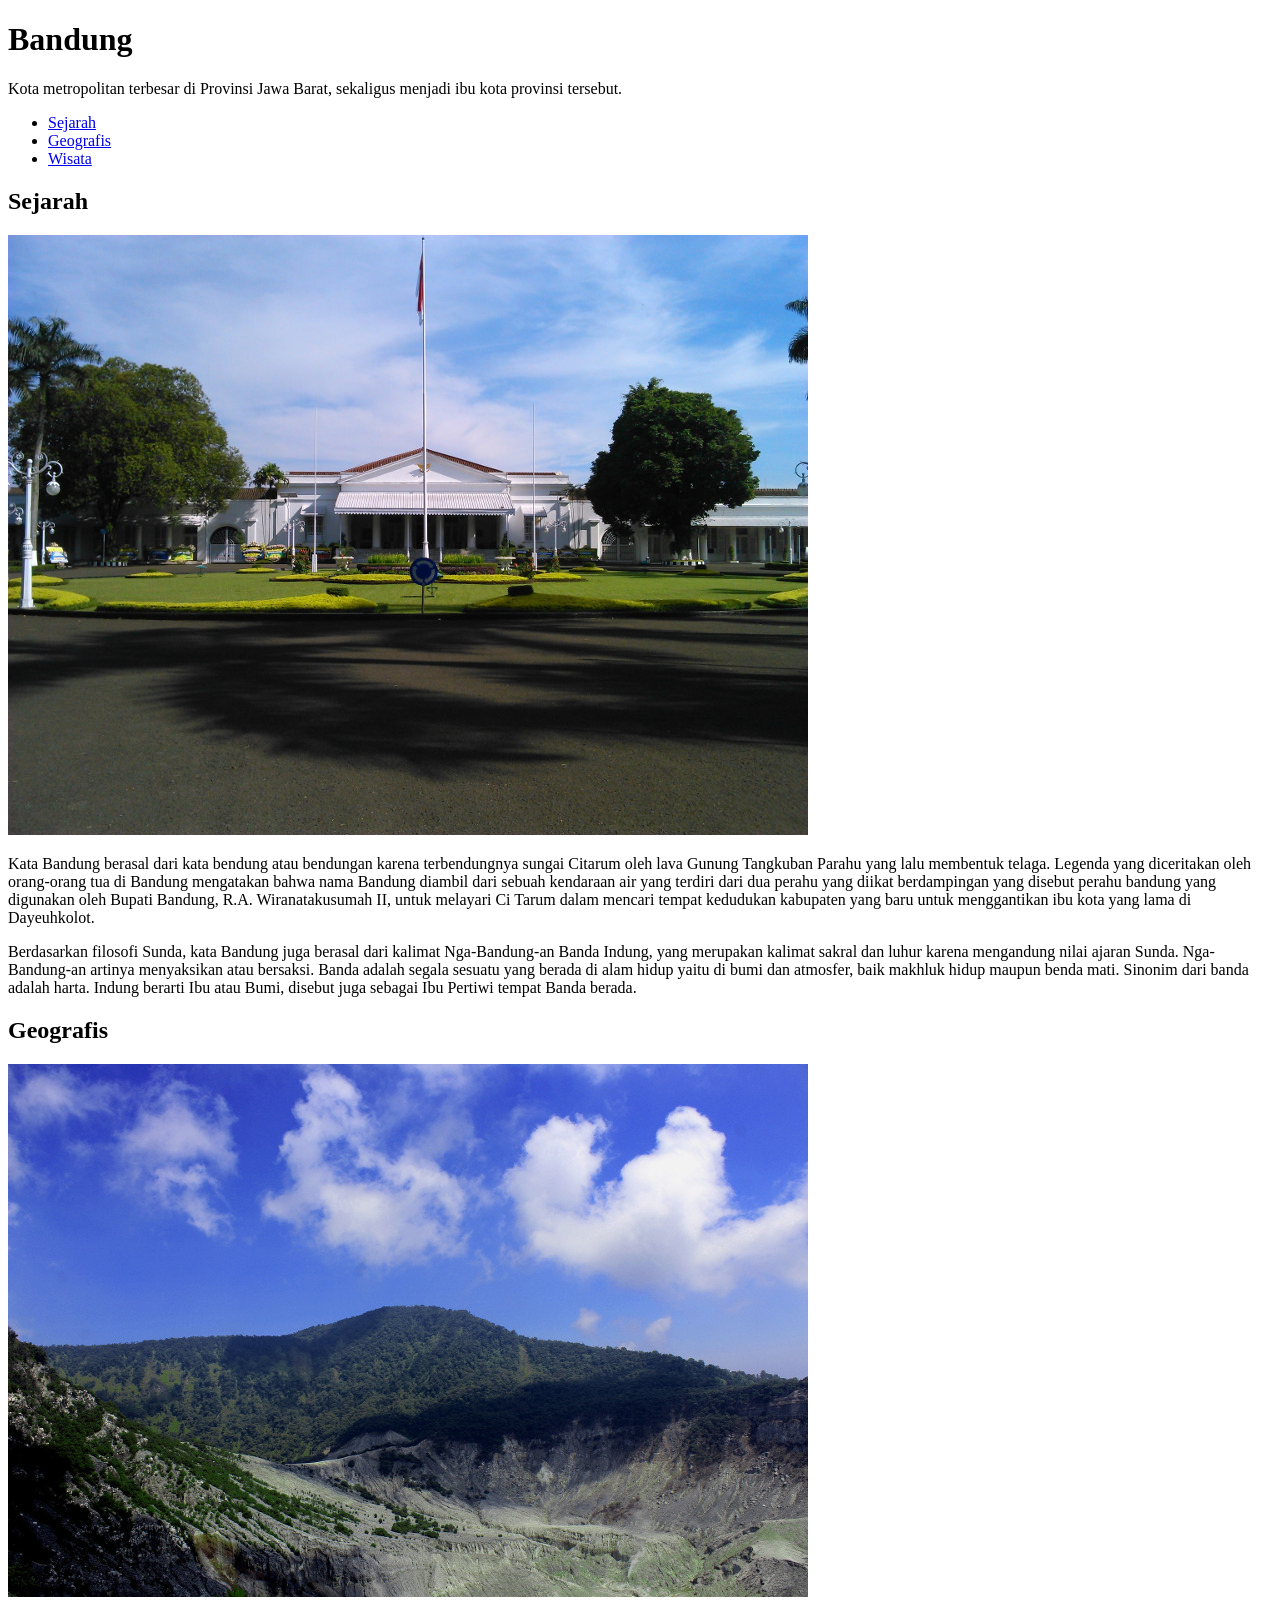
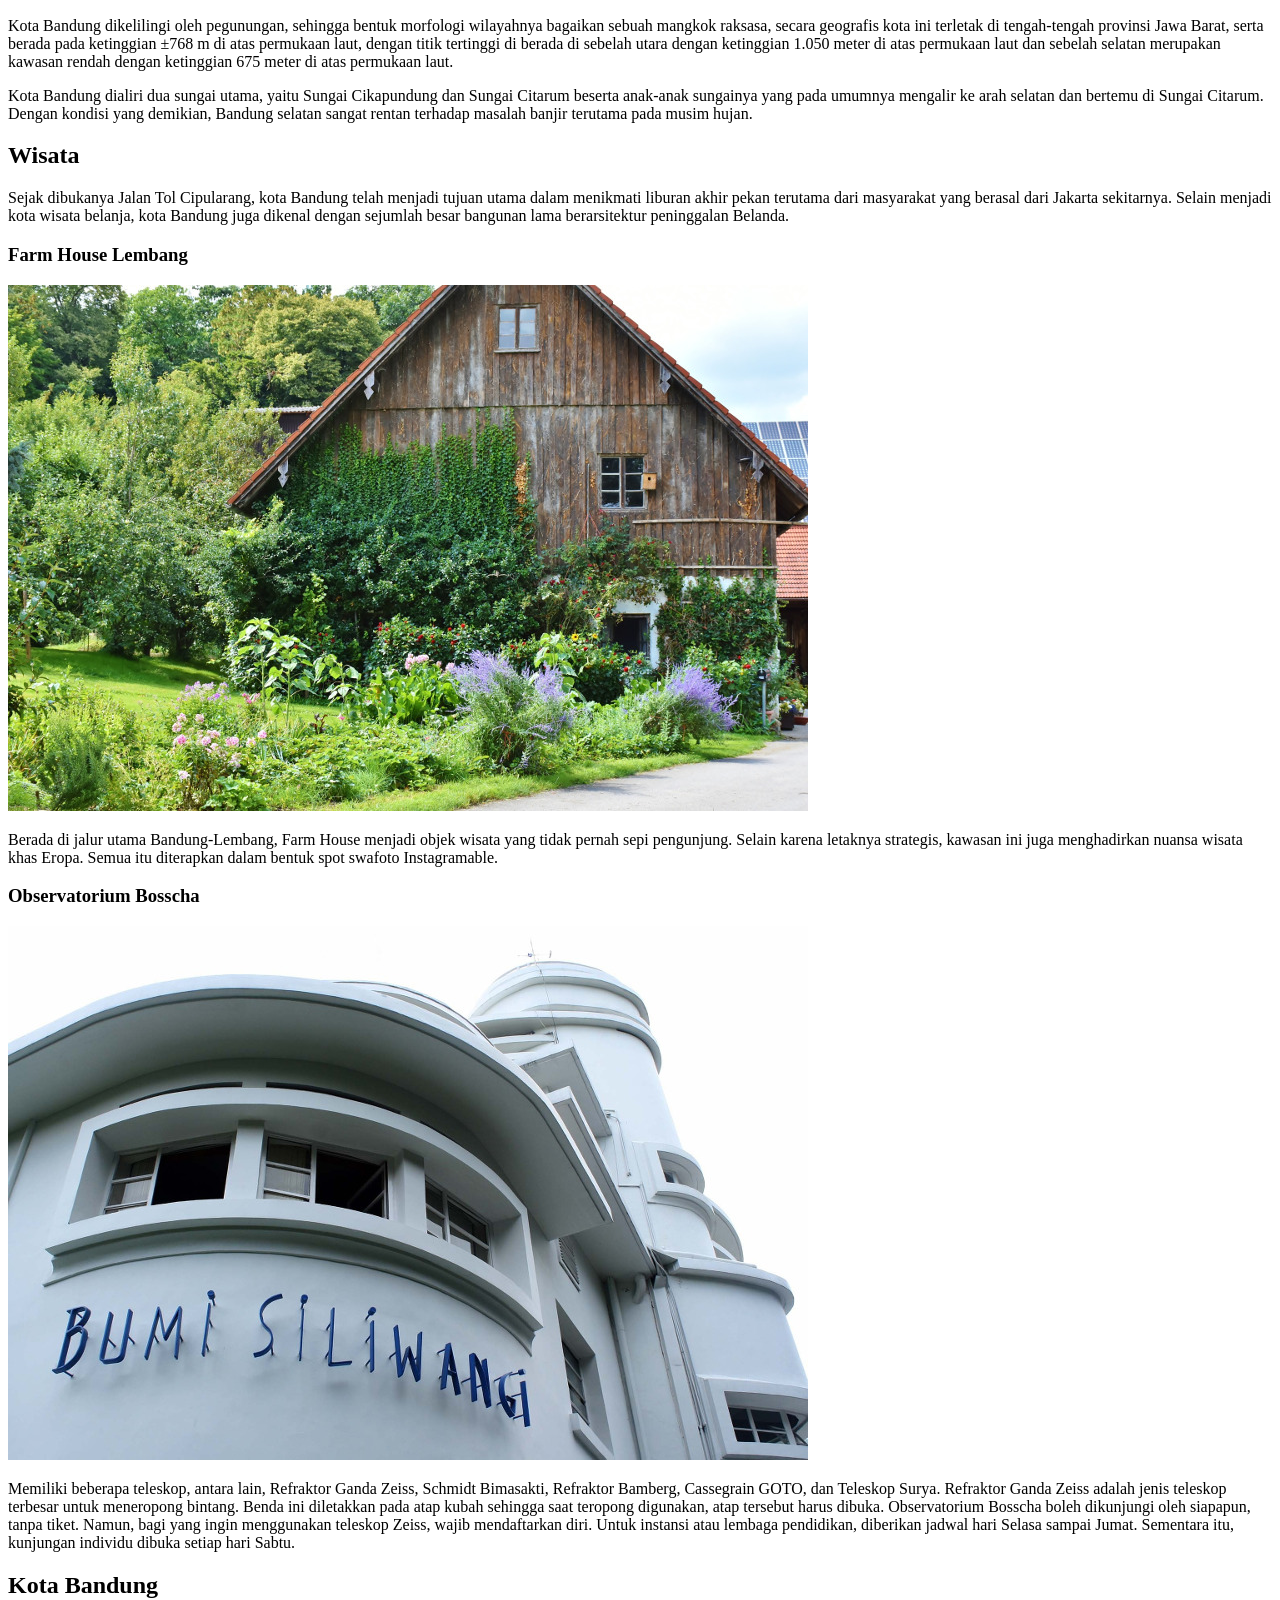
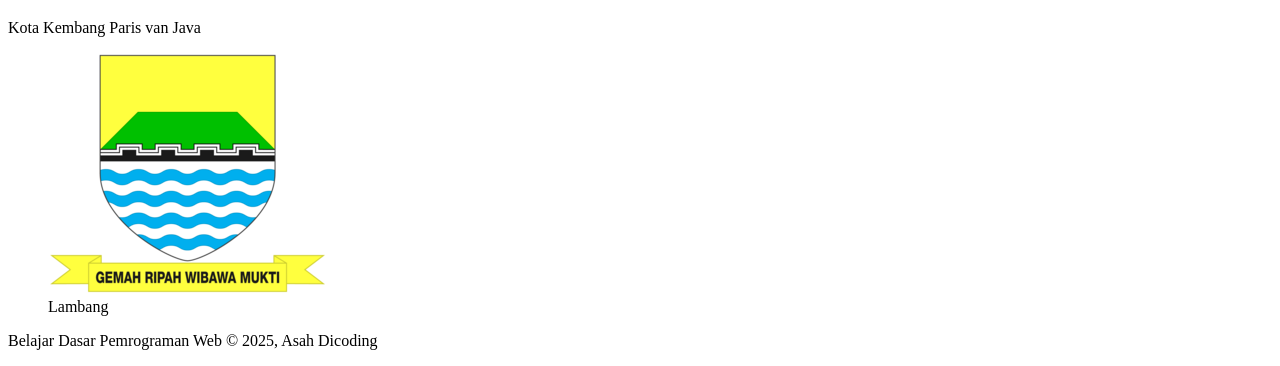
<file: latihan4-organisasi-konten/index.html>
<!DOCTYPE html>
<html>
  <head>
    <meta charset="utf-8" />
    <title>Halaman Profil Bandung</title>
  </head>

  <body>
    <h1>Bandung</h1>
    <p>
      Kota metropolitan terbesar di Provinsi Jawa Barat, sekaligus menjadi ibu kota provinsi
      tersebut.
    </p>

    <ul>
      <li>
        <a href="#sejarah">Sejarah</a>
      </li>
      <li>
        <a href="#geografis">Geografis</a>
      </li>
      <li>
        <a href="#wisata">Wisata</a>
      </li>
    </ul>

    <h2 id="sejarah">Sejarah</h2>
    <img src="assets/image/history.jpg" alt="Sejarah">
    <p>
      Kata Bandung berasal dari kata bendung atau bendungan karena terbendungnya sungai Citarum oleh
      lava Gunung Tangkuban Parahu yang lalu membentuk telaga. Legenda yang diceritakan oleh
      orang-orang tua di Bandung mengatakan bahwa nama Bandung diambil dari sebuah kendaraan air
      yang terdiri dari dua perahu yang diikat berdampingan yang disebut perahu bandung yang
      digunakan oleh Bupati Bandung, R.A. Wiranatakusumah II, untuk melayari Ci Tarum dalam mencari
      tempat kedudukan kabupaten yang baru untuk menggantikan ibu kota yang lama di Dayeuhkolot.
    </p>

    <p>
      Berdasarkan filosofi Sunda, kata Bandung juga berasal dari kalimat Nga-Bandung-an Banda
      Indung, yang merupakan kalimat sakral dan luhur karena mengandung nilai ajaran Sunda.
      Nga-Bandung-an artinya menyaksikan atau bersaksi. Banda adalah segala sesuatu yang berada di
      alam hidup yaitu di bumi dan atmosfer, baik makhluk hidup maupun benda mati. Sinonim dari
      banda adalah harta. Indung berarti Ibu atau Bumi, disebut juga sebagai Ibu Pertiwi tempat
      Banda berada.
    </p>

    <h2 id="geografis">Geografis</h2>
    <img src="assets/image/geografis.jpg" alt="Geografis">
    <p>
      Kota Bandung dikelilingi oleh pegunungan, sehingga bentuk morfologi wilayahnya bagaikan sebuah
      mangkok raksasa, secara geografis kota ini terletak di tengah-tengah provinsi Jawa Barat,
      serta berada pada ketinggian ±768 m di atas permukaan laut, dengan titik tertinggi di berada
      di sebelah utara dengan ketinggian 1.050 meter di atas permukaan laut dan sebelah selatan
      merupakan kawasan rendah dengan ketinggian 675 meter di atas permukaan laut.
    </p>

    <p>
      Kota Bandung dialiri dua sungai utama, yaitu Sungai Cikapundung dan Sungai Citarum beserta
      anak-anak sungainya yang pada umumnya mengalir ke arah selatan dan bertemu di Sungai Citarum.
      Dengan kondisi yang demikian, Bandung selatan sangat rentan terhadap masalah banjir terutama
      pada musim hujan.
    </p>

    <h2 id="wisata">Wisata</h2>
    <p>
      Sejak dibukanya Jalan Tol Cipularang, kota Bandung telah menjadi tujuan utama dalam menikmati
      liburan akhir pekan terutama dari masyarakat yang berasal dari Jakarta sekitarnya. Selain
      menjadi kota wisata belanja, kota Bandung juga dikenal dengan sejumlah besar bangunan lama
      berarsitektur peninggalan Belanda.
    </p>

    <h3>Farm House Lembang</h3>
    <img src="assets/image/farm-house.jpg" alt="Farm house">
    <p>
      Berada di jalur utama Bandung-Lembang, Farm House menjadi objek wisata yang tidak pernah sepi
      pengunjung. Selain karena letaknya strategis, kawasan ini juga menghadirkan nuansa wisata khas
      Eropa. Semua itu diterapkan dalam bentuk spot swafoto Instagramable.
    </p>

    <h3>Observatorium Bosscha</h3>
    <img src="assets/image/bosscha.jpg" alt="Bosscha">
    <p>
      Memiliki beberapa teleskop, antara lain, Refraktor Ganda Zeiss, Schmidt Bimasakti, Refraktor
      Bamberg, Cassegrain GOTO, dan Teleskop Surya. Refraktor Ganda Zeiss adalah jenis teleskop
      terbesar untuk meneropong bintang. Benda ini diletakkan pada atap kubah sehingga saat teropong
      digunakan, atap tersebut harus dibuka. Observatorium Bosscha boleh dikunjungi oleh siapapun,
      tanpa tiket. Namun, bagi yang ingin menggunakan teleskop Zeiss, wajib mendaftarkan diri. Untuk
      instansi atau lembaga pendidikan, diberikan jadwal hari Selasa sampai Jumat. Sementara itu,
      kunjungan individu dibuka setiap hari Sabtu.
    </p>

    <h2>Kota Bandung</h2>
    <p>Kota Kembang Paris van Java</p>
    <figure>
      <img src="assets/image/bandung-badge.png" alt="Logo Kota Bandung">
      <figcaption>Lambang</figcaption>
    </figure>

    <p>Belajar Dasar Pemrograman Web &#169; 2025, Asah Dicoding</p>
  </body>
</html>
</file>
<file: latihan10-styling gambar/assets/styles/style.css>
body {
    font-family: 'Quicksand', sans-serif;
}

h2, h3 {
    color: #00a2c6;
}

footer {
    padding: 20px;
    color: white;
    background-color: #00a2c6;
    text-align: center;
    font-weight: bold;
}

nav a {
    font-size: 18px;
    font-weight: 400;
    text-decoration: none;
}

nav a:hover {
    font-weight: bold;
}

.profile header {
    text-align: center;
}

.featured-image {
    width: 100%;
    max-height: 300px;
    object-fit: cover;
    object-position: center;
}

.profile img {
    width: 200px;
}
</file>
<file: latihan11-card/assets/styles/style.css>
body {
    font-family: 'Quicksand', sans-serif;
}

h2, h3 {
    color: #00a2c6;
}

footer {
    padding: 20px;
    color: white;
    background-color: #00a2c6;
    text-align: center;
    font-weight: bold;
}

nav a {
    font-size: 18px;
    font-weight: 400;
    text-decoration: none;
}

nav a:hover {
    font-weight: bold;
}

.profile header {
    text-align: center;
}

.featured-image {
    width: 100%;
    max-height: 300px;
    object-fit: cover;
    object-position: center;
}

.profile img {
    width: 200px;
}

.card {
    box-shadow: 0 4px 8px 0 rgba(0, 0, 0, 0.2);
    border-radius: 5px;

    padding: 20px;
    margin-top: 20px;
}
</file>
<file: latihan12-jumbotron & navigasi/assets/styles/style.css>
body {
    font-family: 'Quicksand', sans-serif;

    margin: 0;
    padding: 0;
}

h2, h3 {
    color: #00a2c6;
}

footer {
    padding: 20px;
    color: white;
    background-color: #00a2c6;
    text-align: center;
    font-weight: bold;
}

nav a {
    font-size: 18px;
    font-weight: 400;
    text-decoration: none;

    color: white;
}

nav a:hover {
    font-weight: bold;
}

.profile header {
    text-align: center;
}

.featured-image {
    width: 100%;
    max-height: 300px;
    object-fit: cover;
    object-position: center;
}

.profile img {
    width: 200px;
}

.card {
    box-shadow: 0 4px 8px 0 rgba(0, 0, 0, 0.2);
    border-radius: 5px;

    padding: 20px;
    margin-top: 20px;
}

.jumbotron {
    font-size: 20px;
    padding: 60px;
    background-color: #00c8eb;
    text-align: center;
    color: white;
}

nav li {
    display: inline;
    list-style-type: none;
    margin-right: 20px;
}

nav {
    background-color: #00a2c6;
    padding: 5px;
}

main {
    padding: 20px;
}
</file>
<file: latihan14-mobile versi (responsive)/assets/styles/style.css>
* {
    box-sizing: border-box;
}

body {
    font-family: 'Quicksand', sans-serif;

    margin: 0;
    padding: 0;
}

h2, h3 {
    color: #00a2c6;
}

footer {
    padding: 20px;
    color: white;
    background-color: #00a2c6;
    text-align: center;
    font-weight: bold;
}

nav a {
    font-size: 18px;
    font-weight: 400;
    text-decoration: none;

    color: white;
}

nav a:hover {
    font-weight: bold;
}

.profile header {
    text-align: center;
}

.featured-image {
    width: 100%;
    max-height: 300px;
    object-fit: cover;
    object-position: center;
}

.profile img {
    width: 200px;
}

.card {
    box-shadow: 0 4px 8px 0 rgba(0, 0, 0, 0.2);
    border-radius: 5px;

    padding: 20px;
    margin-top: 20px;
}

.jumbotron {
    font-size: 20px;
    padding: 60px;
    background-color: #00c8eb;
    text-align: center;
    color: white;
}

nav li {
    display: inline;
    list-style-type: none;
    margin-right: 20px;
}

nav {
    background-color: #00a2c6;
    padding: 5px;
}

main {
    padding: 20px;

    overflow: auto;
}

#content {
    float: left;
    width: 75%;
}

aside {
    float: right;
    width: 25%;

    padding-left: 20px;
}

@media screen and (max-width: 1000px){
    #content, aside {
        width: 100%;
        padding: 0;
    }
}
</file>
<file: latihan17-latihan landing page dicoding/css/app.css>
*,
*::before,
*::after {
    box-sizing: border-box;
}

body{
    font-family: 'Quicksand', sans-serif;

    height: 100vh;
    margin: 0;

    display: flex;
    flex-direction: column;
}

header.navbar-container {
    width: 100%;
    max-width: 1200px;
    padding-block: 1rem;
    margin-inline: auto;

    display: flex;
    justify-content: space-around;
    align-items: center;

    z-index: 9999;
}

header.navbar-container .logo img{
    width: 150px;
}

header.navbar-container .nav-list ul {
    padding-left: 0;

    display: flex;
    justify-content: center;
    gap: 2rem 1rem;
}

header.navbar-container .nav-list li {
    list-style-type: none;
}

header.navbar-container .nav-list li a {
    padding: 0.5rem 1.5rem;
    border-radius: 999px;

    text-decoration: none;
    font-size: 1.05rem;
    font-weight: 500;
    color: black;

    transition: all 0.2s ease-in-out;
}

header.navbar-container .nav-list li:hover a {
    background-color: #425c77;
    color: white;
}

main {
    flex: 1;

    width: 100%;
    max-width: 1200px;
    margin-inline: auto;
    padding: 2rem 4rem;

    display: flex;
    align-items: center;
}

main .content{
    flex: 1;

    display: flex;
    align-items: center;
}

main .content .content-description{
    flex: 1 1;
}

main .content .content-description .title{
    margin-block: 1rem;

    font-size: 3.5rem;
}

main .content .content-description p {
    font-size: 1.2rem;
    line-height: 1.7rem;
}

main .content .content-description button {
    padding: 0.8rem 2.5rem;
    border: 3px solid transparent;
    border-radius: 999px;
    margin-block-start: 1rem;

    background-color: #2d3e50;

    font-family: 'Quicksand', sans-serif;
    text-transform: uppercase;
    font-size: 1rem;
    font-weight: 700;
    color: white;

    cursor: pointer;
    transition: all 0.15s ease-in;
}

main .content .content-description button:hover {
    border: 3px solid #2d3e50;
    background-color: transparent;

    color: #2d3e50;
}

main .content .content-image{
    flex: 1;

    display: flex;
}

main .content .content-image img {
    width: 300px;
    min-width: 250px;
    margin: auto;
}

main aside {
    position: fixed;
    inset-block: 0;
    inset-inline-end: 0;
}

main aside .social-media {
    height: 100%;
    display: flex;
}

main aside .social-media ul {
    padding: 1.5rem 1rem;
    border-top-left-radius: 12px;
    border-bottom-left-radius: 12px;
    margin: auto;
    background-color: #2d3e50;

    display: flex;
    flex-flow: column nowrap;
    align-items: center;
    justify-content: center;
    gap: 1.5rem;
}

main aside .social-media li {
    list-style-type: none;
}

main aside .social-media li a {
    text-decoration: none;
    font-size: 1.5rem;
    color: white;

    transition: all 0.1s ease-in-out;
}

main aside .social-media li a:hover {
    color: #89b0d9;
}
</file>
<file: latihan17-project dasar web/assets/styles/style.css>
* {
    box-sizing: border-box;
}

body {
    font-family: 'Quicksand', sans-serif;

    margin: 0;
    padding: 0;
}

h2, h3 {
    color: #00a2c6;
}

footer {
    padding: 20px;
    color: white;
    background-color: #00a2c6;
    text-align: center;
    font-weight: bold;
}

nav a {
    font-size: 18px;
    font-weight: 400;
    text-decoration: none;

    color: white;
}

nav a:hover {
    font-weight: bold;
}

.profile header {
    text-align: center;
}

.featured-image {
    width: 100%;
    max-height: 300px;
    object-fit: cover;
    object-position: center;
}

.profile img {
    width: 200px;
}

.card {
    box-shadow: 0 4px 8px 0 rgba(0, 0, 0, 0.2);
    border-radius: 5px;

    padding: 20px;
}

.jumbotron {
    font-size: 20px;
    padding: 60px;
    background-color: #00c8eb;
    text-align: center;
    color: white;
}

nav ul {
    padding-inline: 4rem;
    display: flex;
    gap: 2rem;
}

nav li {
    list-style-type: none;
}

nav {
    background-color: #00a2c6;
    padding: 5px;

    position: sticky;
    top: 0;
}

main {
    padding: 20px;
    display: flex;
    gap: 1.5rem;
}

#content {
    flex: 5;

    display: flex;
    flex-flow: column nowrap;
    gap: 1rem 2rem;
}

aside {
    flex: 1;
}

header {
    display: inline;
}



/* perangkat dengan lebar layar 1200px dan di bawahnya */
@media screen and (max-width: 1200px){
    main {
        flex-flow: column nowrap;
    }

    main aside {
        align-self: center;
    }
}

/* perangkat dengan lebar layar 768px dan di bawahnya */
@media screen and (max-width: 768px){
    nav ul {
        justify-content: center;
    }

    main aside {
        align-self: stretch;
    }
}
</file>
<file: latihan18-meningkatkan responsif/css/app.css>
*,
*::before,
*::after {
    box-sizing: border-box;
}

body{
    font-family: 'Quicksand', sans-serif;

    height: 100vh;
    margin: 0;

    display: flex;
    flex-direction: column;
}

header.navbar-container {
    width: 100%;
    max-width: 1200px;
    padding-block: 1rem;
    margin-inline: auto;

    display: flex;
    justify-content: space-around;
    align-items: center;

    z-index: 9999;
}

header.navbar-container .logo img{
    width: 150px;
}

header.navbar-container .nav-list ul {
    padding-left: 0;

    display: flex;
    justify-content: center;
    gap: 2rem 1rem;
}

header.navbar-container .nav-list li {
    list-style-type: none;
}

header.navbar-container .nav-list li a {
    padding: 0.5rem 1.5rem;
    border-radius: 999px;

    text-decoration: none;
    font-size: 1.05rem;
    font-weight: 500;
    color: black;

    transition: all 0.2s ease-in-out;
}

header.navbar-container .nav-list li:hover a {
    background-color: #425c77;
    color: white;
}

main {
    flex: 1;

    width: 100%;
    max-width: 1200px;
    margin-inline: auto;
    padding: 2rem 4rem;

    display: flex;
    align-items: center;
}

main .content{
    flex: 1;

    display: flex;
    align-items: center;
}

main .content .content-description{
    flex: 1 1;
}

main .content .content-description .title{
    margin-block: 1rem;

    font-size: 3.5rem;
}

main .content .content-description p {
    font-size: 1.2rem;
    line-height: 1.7rem;
}

main .content .content-description button {
    padding: 0.8rem 2.5rem;
    border: 3px solid transparent;
    border-radius: 999px;
    margin-block-start: 1rem;

    background-color: #2d3e50;

    font-family: 'Quicksand', sans-serif;
    text-transform: uppercase;
    font-size: 1rem;
    font-weight: 700;
    color: white;

    cursor: pointer;
    transition: all 0.15s ease-in;
}

main .content .content-description button:hover {
    border: 3px solid #2d3e50;
    background-color: transparent;

    color: #2d3e50;
}

main .content .content-image{
    flex: 1;

    display: flex;
}

main .content .content-image img {
    width: 300px;
    min-width: 250px;
    margin: auto;
}

main aside {
    position: fixed;
    inset-block: 0;
    inset-inline-end: 0;
}

main aside .social-media {
    height: 100%;
    display: flex;
}

main aside .social-media ul {
    padding: 1.5rem 1rem;
    border-top-left-radius: 12px;
    border-bottom-left-radius: 12px;
    margin: auto;
    background-color: #2d3e50;

    display: flex;
    flex-flow: column nowrap;
    align-items: center;
    justify-content: center;
    gap: 1.5rem;
}

main aside .social-media li {
    list-style-type: none;
}

main aside .social-media li a {
    text-decoration: none;
    font-size: 1.5rem;
    color: white;

    transition: all 0.1s ease-in-out;
}

main aside .social-media li a:hover {
    color: #89b0d9;
}

/* medium devices (768px dan dibawahnya) */
@media screen and (max-width: 768px){
    header.navbar-container{
        flex-direction: column;
    }

    header.navbar-container .nav-list ul {
        flex-wrap: wrap;
        column-gap: 0.5rem;
    }

    main {
        padding: 1rem 3rem;
    }

    main .content{
        flex-direction: column;
        gap: 2rem;
    }

    main .content .content-description .title {
        font-size: 3rem;
    }

    main .content .content-description p {
        font-size: 1rem;
    }

    main .content .content-image {
        order: -1;
    }
}
</file>
